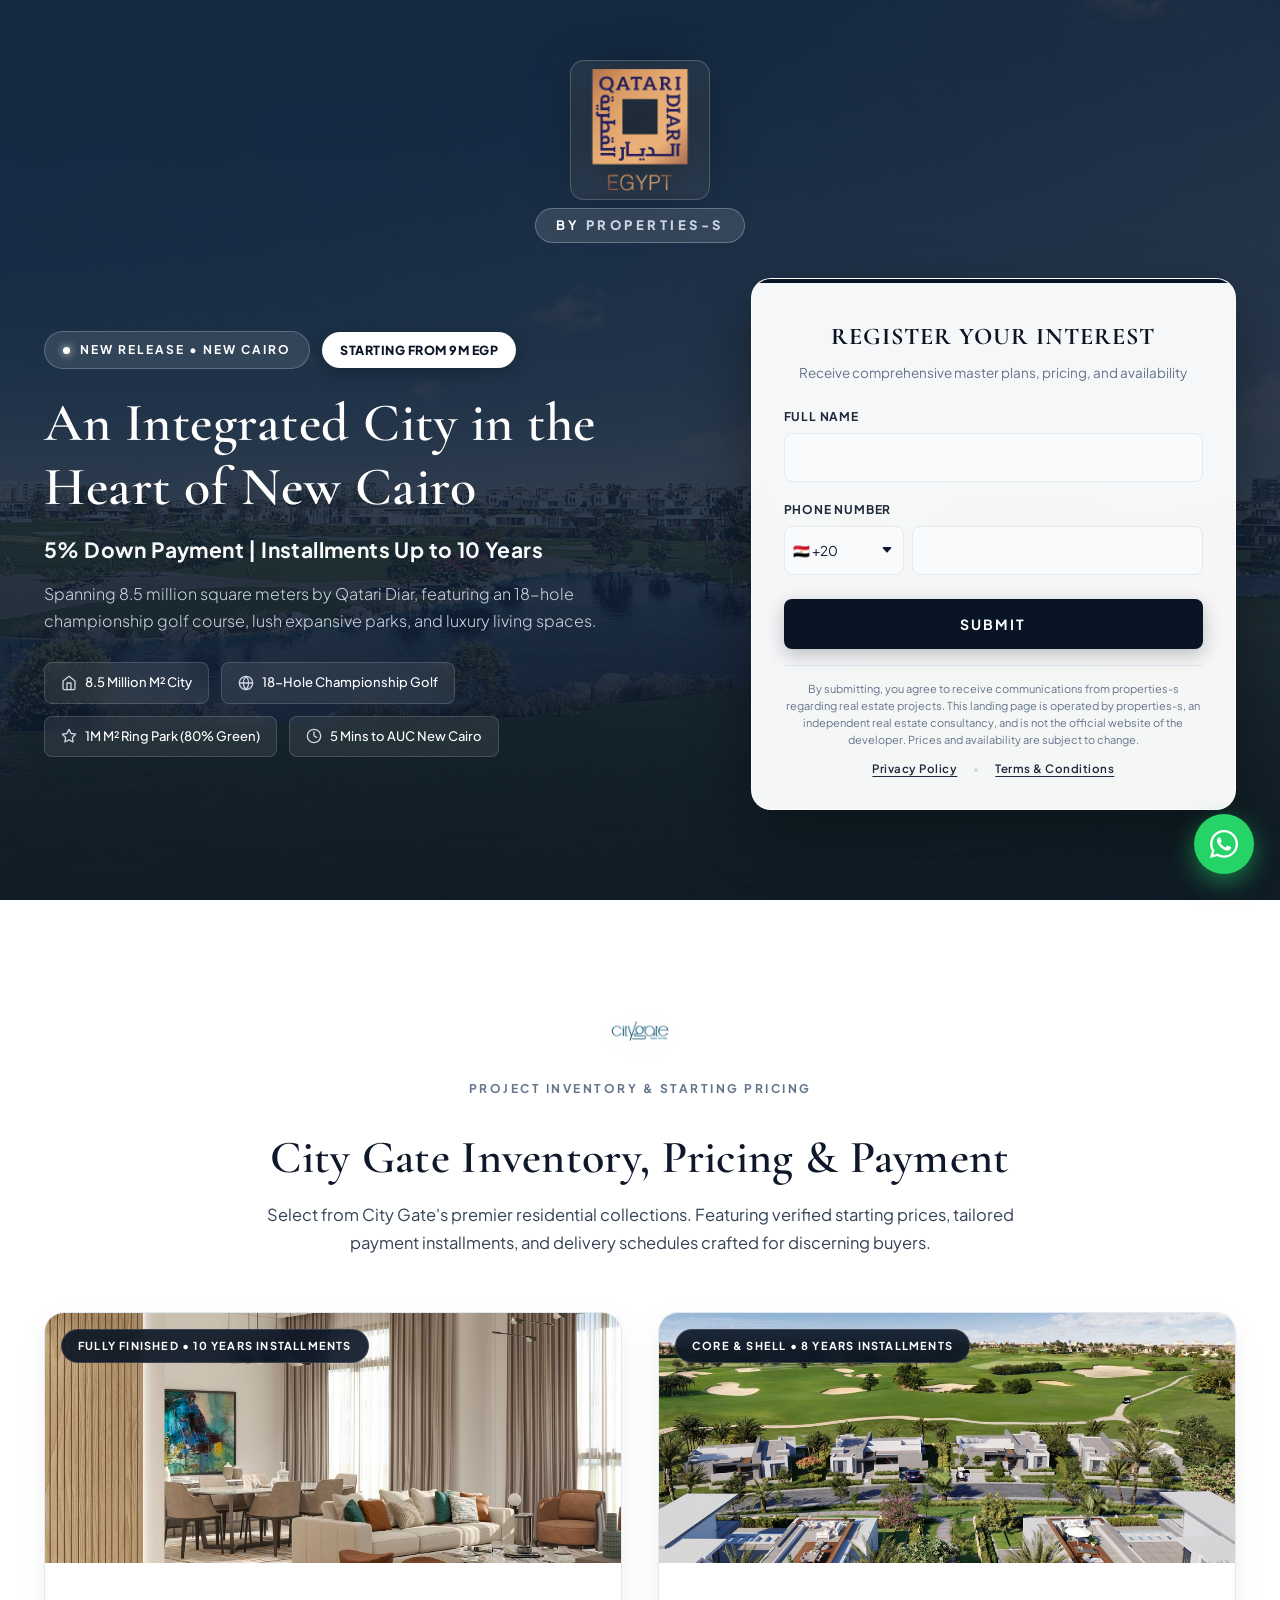
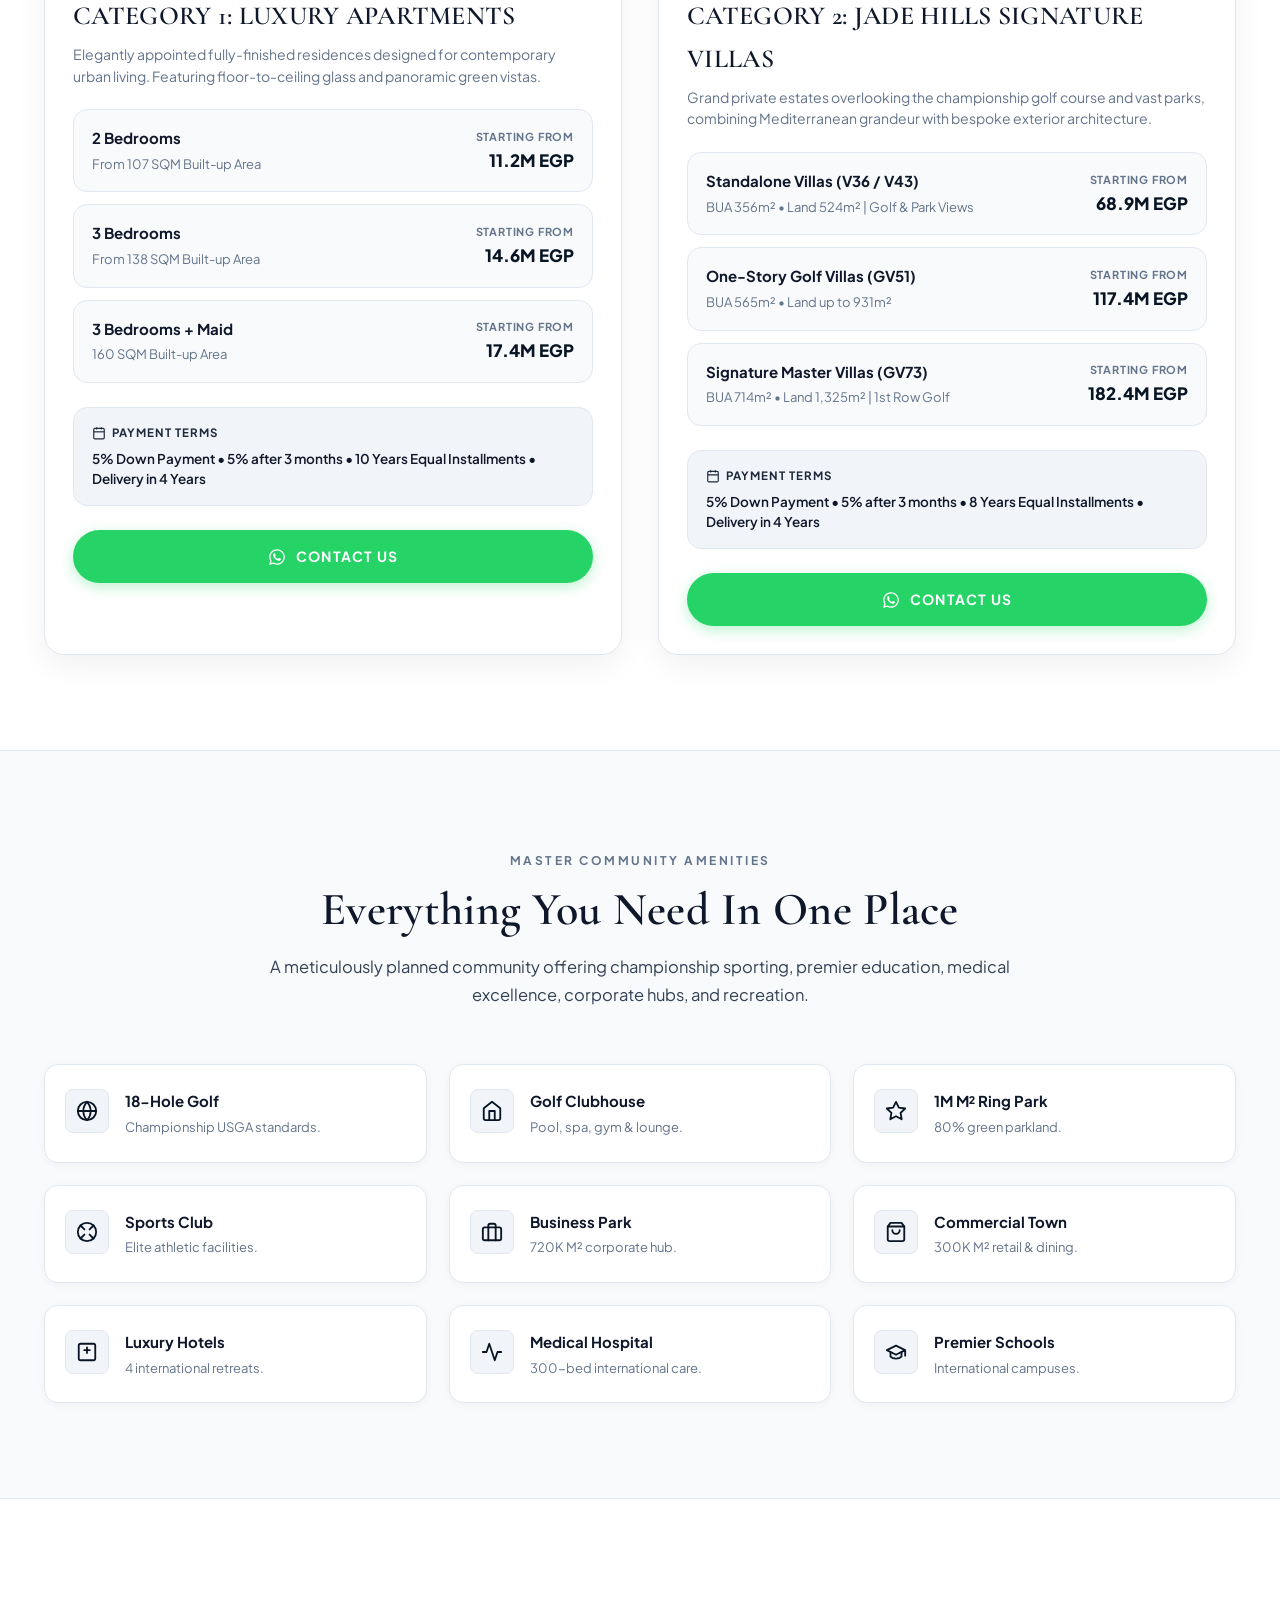
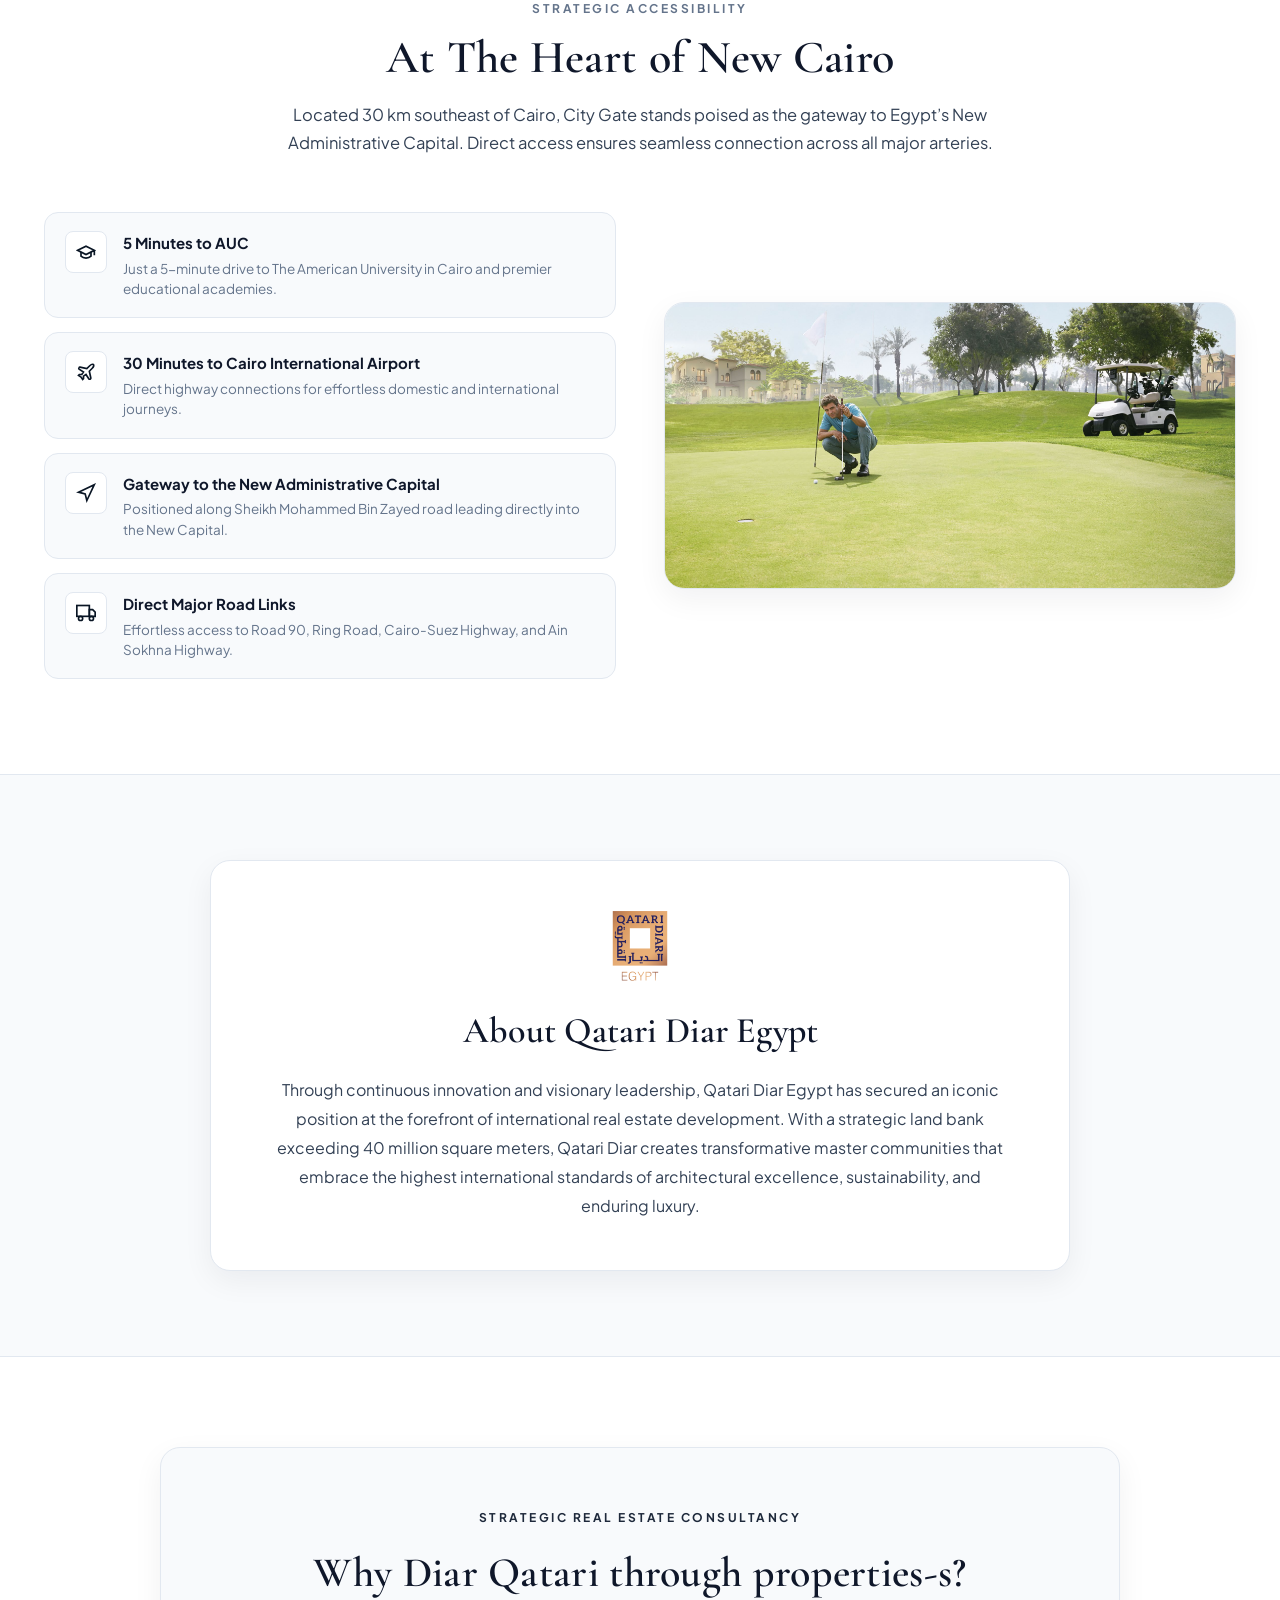
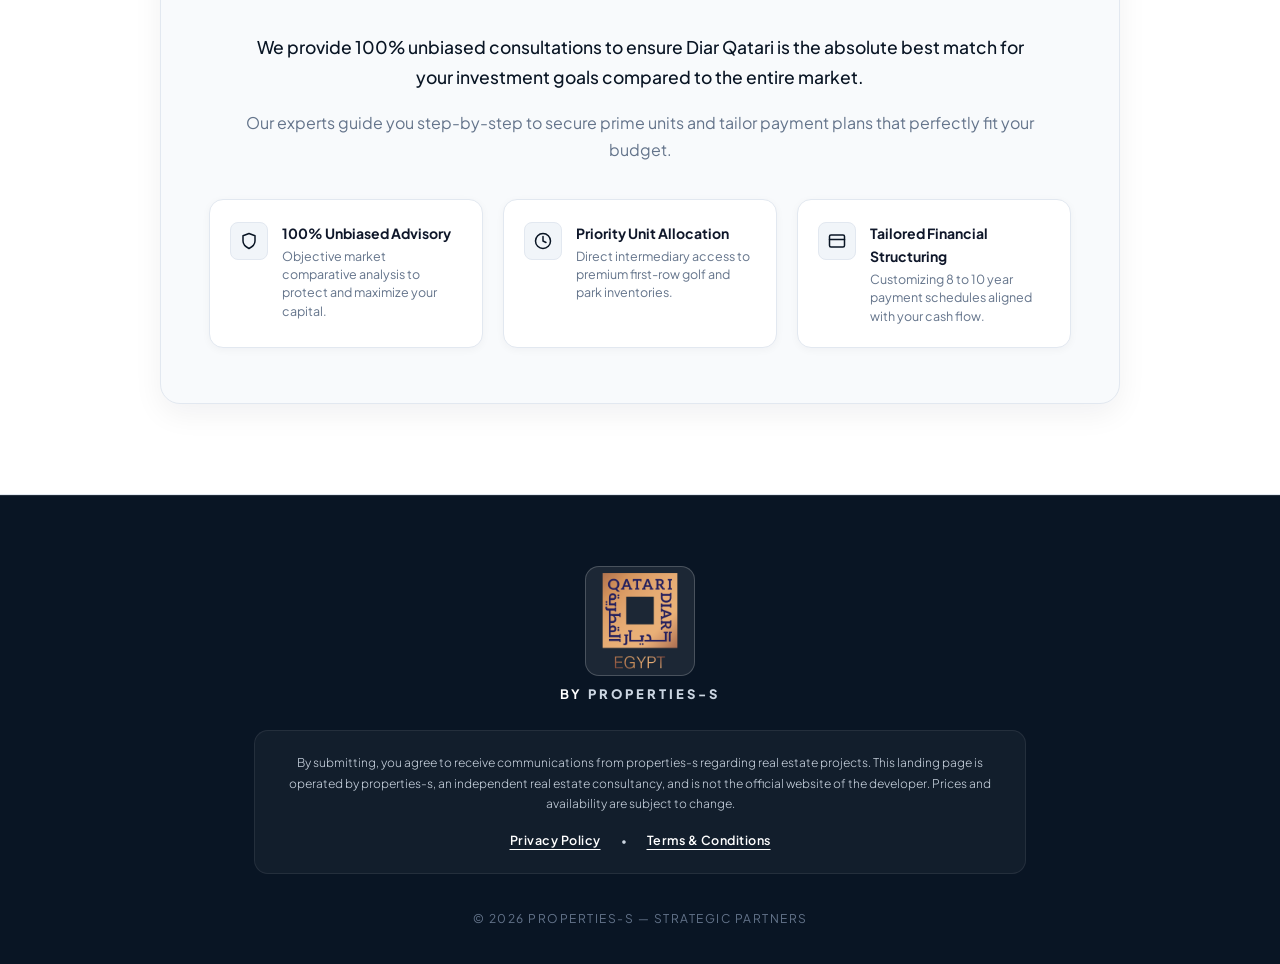
<file: index.html>
<!DOCTYPE html>
<html lang="en">
<head>
  <!-- Google tag (gtag.js) -->
  <script async src="https://www.googletagmanager.com/gtag/js?id=G-9KWPXXF2JB"></script>
  <script>
    window.dataLayer = window.dataLayer || [];
    function gtag(){dataLayer.push(arguments);}
    gtag('js', new Date());

    gtag('config', 'G-9KWPXXF2JB');
  </script>

  <meta charset="UTF-8">
  <meta name="viewport" content="width=device-width, initial-scale=1.0">
  <title>City Gate New Cairo — Qatari Diar | By properties-s</title>
  <meta name="description" content="City Gate New Cairo by Qatari Diar. Ultra-luxurious master community with championship golf, standalone villas, and luxury apartments. Presented by properties-s.">
  <meta name="keywords" content="City Gate New Cairo, Qatari Diar Egypt, properties-s, luxury apartments, Jade Hills villas, golf community, new cairo real estate">
  <meta name="theme-color" content="#091524">

  <!-- Open Graph / Meta -->
  <meta property="og:title" content="City Gate New Cairo — Qatari Diar | By properties-s">
  <meta property="og:description" content="Official inventory and pricing for City Gate New Cairo: Luxury Apartments (Fully Finished) &amp; Jade Hills Signature Villas (Core &amp; Shell).">
  <meta property="og:type" content="website">
  <meta property="og:image" content="assets/images/hero-masterview.jpg">

  <!-- Google Fonts: Editorial Serif (Cormorant Garamond & Cinzel) + Clean Sans-serif (Plus Jakarta Sans) -->
  <link rel="preconnect" href="https://fonts.googleapis.com">
  <link rel="preconnect" href="https://fonts.gstatic.com" crossorigin>
  <link href="https://fonts.googleapis.com/css2?family=Cinzel:wght@500;600;700&family=Cormorant+Garamond:wght@400;500;600;700&family=Plus+Jakarta+Sans:wght@300;400;500;600;700;800&display=swap" rel="stylesheet">

  <!-- Main Stylesheet -->
  <link rel="stylesheet" href="assets/css/style.css">
</head>
<body>

  <!-- ==========================================================================
       HERO SECTION (OFFICIAL QATARI DIAR LOGO XL, NO NAVBAR, CLEAN FORM)
       ========================================================================== -->
  <section class="hero-section" id="hero">
    <div class="hero-overlay"></div>
    <div class="container hero-content">

      <!-- LOGOS & BRANDING: OFFICIAL QATARI DIAR LOGO (SIZE XL) + 'BY PROPERTIES-S' -->
      <div class="hero-top-branding">
        <img src="assets/images/qatari-diar-official.png" alt="Qatari Diar Egypt Official Logo" class="hero-logo-xl" width="140" height="140" fetchpriority="high">
        <div class="hero-sub-branding">By <span>properties-s</span></div>
      </div>

      <div class="hero-grid">
        <!-- Hero Left Column: Editorial & Value Proposition -->
        <div class="hero-text-block">
          <div class="hero-badge-group">
            <div class="developer-badge">
              <span class="dot"></span>
              NEW RELEASE &bull; NEW CAIRO
            </div>
            <div class="hero-price-badge">
              Starting from 9M EGP
            </div>
          </div>

          <h1 class="hero-title">
            An Integrated City in the Heart of New Cairo
          </h1>

          <p class="hero-subtitle">
            5% Down Payment | Installments Up to 10 Years
          </p>

          <p class="hero-desc">
            Spanning 8.5 million square meters by Qatari Diar, featuring an 18-hole championship golf course, lush expansive parks, and luxury living spaces.
          </p>

          <div class="hero-pills">
            <div class="pill-item">
              <svg viewBox="0 0 24 24" fill="none" stroke="currentColor" stroke-width="2" stroke-linecap="round" stroke-linejoin="round"><path d="M3 9l9-7 9 7v11a2 2 0 0 1-2 2H5a2 2 0 0 1-2-2z"></path><polyline points="9 22 9 12 15 12 15 22"></polyline></svg>
              8.5 Million M² City
            </div>
            <div class="pill-item">
              <svg viewBox="0 0 24 24" fill="none" stroke="currentColor" stroke-width="2" stroke-linecap="round" stroke-linejoin="round"><circle cx="12" cy="12" r="10"></circle><path d="M12 2a14.5 14.5 0 0 0 0 20 14.5 14.5 0 0 0 0-20"></path><path d="M2 12h20"></path></svg>
              18-Hole Championship Golf
            </div>
            <div class="pill-item">
              <svg viewBox="0 0 24 24" fill="none" stroke="currentColor" stroke-width="2" stroke-linecap="round" stroke-linejoin="round"><polygon points="12 2 15.09 8.26 22 9.27 17 14.14 18.18 21.02 12 17.77 5.82 21.02 7 14.14 2 9.27 8.91 8.26 12 2"></polygon></svg>
              1M M² Ring Park (80% Green)
            </div>
            <div class="pill-item">
              <svg viewBox="0 0 24 24" fill="none" stroke="currentColor" stroke-width="2" stroke-linecap="round" stroke-linejoin="round"><circle cx="12" cy="12" r="10"></circle><polyline points="12 6 12 12 16 14"></polyline></svg>
              5 Mins to AUC New Cairo
            </div>
          </div>
        </div>

        <!-- Hero Right Column: Frosted Glass Lead Capture Form (Name & Phone ONLY) -->
        <div class="lead-form-wrapper" id="register">
          <div class="form-header">
            <h2 class="form-title">REGISTER YOUR INTEREST</h2>
            <p class="form-subtitle">Receive comprehensive master plans, pricing, and availability</p>
          </div>

          <form class="lead-form" id="leadCaptureForm">
            <!-- Full Name Input -->
            <div class="form-group">
              <label for="fullName" class="form-label">Full Name</label>
              <div class="form-input-box">
                <input type="text" id="fullName" name="fullName" class="form-input" required>
              </div>
            </div>

            <!-- Phone Number Input with International Country Code Selector (Defaults to Egypt +20) -->
            <div class="form-group">
              <label for="phoneNumber" class="form-label">Phone Number</label>
              <div class="phone-input-row">
                <select id="countryCode" name="countryCode" class="country-code-select" aria-label="Country Code">
                  <option value="+20" selected>🇪🇬 +20</option>
                  <option value="+966">🇸🇦 +966</option>
                  <option value="+971">🇦🇪 +971</option>
                  <option value="+974">🇶🇦 +974</option>
                  <option value="+965">🇰🇼 +965</option>
                  <option value="+973">🇧🇭 +973</option>
                  <option value="+968">🇴🇲 +968</option>
                  <option value="+44">🇬🇧 +44</option>
                  <option value="+1">🇺🇸 +1</option>
                  <option value="+1">🇨🇦 +1</option>
                  <option value="+49">🇩🇪 +49</option>
                  <option value="+33">🇫🇷 +33</option>
                  <option value="+39">🇮🇹 +39</option>
                  <option value="+962">🇯🇴 +962</option>
                  <option value="+961">🇱🇧 +961</option>
                </select>
                <input type="tel" id="phoneNumber" name="phoneNumber" class="form-input" required>
              </div>
            </div>

            <!-- Submit Button: Solid button stating 'SUBMIT' -->
            <button type="submit" id="submitBtn" class="btn-form-submit">SUBMIT</button>
          </form>

          <!-- Inline Success State (replaces form on success) -->
          <div id="formSuccessState" class="form-success-state" style="display: none;">
            <div class="success-box-inner">
              <h3 class="success-box-title">Thank You!</h3>
              <p class="success-box-desc">Your details have been received. We will be in touch shortly.</p>
            </div>
          </div>

          <!-- Legal Disclaimer Notice (Below Form) -->
          <div class="form-legal-notice">
            By submitting, you agree to receive communications from properties-s regarding real estate projects. This landing page is operated by properties-s, an independent real estate consultancy, and is not the official website of the developer. Prices and availability are subject to change.
          </div>

          <!-- Standalone Clickable Links Centered Below Form (Location A) -->
          <div class="accessibility-links-a">
            <a href="privacy.html" class="legal-routed-link">Privacy Policy</a>
            <span class="accessibility-separator">•</span>
            <a href="terms.html" class="legal-routed-link">Terms &amp; Conditions</a>
          </div>
        </div>
      </div>
    </div>
  </section>

  <!-- ==========================================================================
       SECTION 2: CITY GATE INVENTORY, PRICING & PAYMENT (IMMEDIATELY AFTER HERO)
       ========================================================================== -->
  <section class="section-padding inventory-section" id="inventory">
    <div class="container">
      
      <!-- Section Header with Official City Gate Logo -->
      <div class="section-header">
        <div class="inventory-header-brand">
          <img src="assets/images/citygate-official.png" alt="City Gate New Cairo Official Logo" class="inventory-logo-citygate" width="240" height="66">
          <span class="section-eyebrow">Project Inventory &amp; Starting Pricing</span>
        </div>
        <h2 class="section-title">City Gate Inventory, Pricing &amp; Payment</h2>
        <p class="section-description">
          Select from City Gate's premier residential collections. Featuring verified starting prices, tailored payment installments, and delivery schedules crafted for discerning buyers.
        </p>
      </div>

      <!-- Categories Grid (Sleek Minimalist Cards — Single Centered Column on Mobile) -->
      <div class="inventory-categories-grid">
        
        <!-- ==========================================
             CATEGORY 1: LUXURY APARTMENTS
             ========================================== -->
        <article class="inventory-category-card">
          <div class="category-banner-box">
            <img src="assets/images/apartment-interior.jpg" alt="Luxury Apartments at City Gate New Cairo" loading="lazy" width="600" height="280">
            <div class="category-finishing-badge">FULLY FINISHED &bull; 10 YEARS INSTALLMENTS</div>
          </div>
          <div class="category-body">
            <h3 class="category-title">CATEGORY 1: LUXURY APARTMENTS</h3>
            <p class="category-desc">
              Elegantly appointed fully-finished residences designed for contemporary urban living. Featuring floor-to-ceiling glass and panoramic green vistas.
            </p>

            <!-- Itemized Unit Breakdown List -->
            <div class="unit-breakdown-container">
              <!-- 2 Bedrooms -->
              <div class="unit-breakdown-item">
                <div class="unit-info-left">
                  <div class="unit-name-title">2 Bedrooms</div>
                  <div class="unit-specs-detail">From 107 SQM Built-up Area</div>
                </div>
                <div class="unit-price-right">
                  <div class="unit-price-label">Starting From</div>
                  <div class="unit-price-value">11.2M EGP</div>
                </div>
              </div>

              <!-- 3 Bedrooms -->
              <div class="unit-breakdown-item">
                <div class="unit-info-left">
                  <div class="unit-name-title">3 Bedrooms</div>
                  <div class="unit-specs-detail">From 138 SQM Built-up Area</div>
                </div>
                <div class="unit-price-right">
                  <div class="unit-price-label">Starting From</div>
                  <div class="unit-price-value">14.6M EGP</div>
                </div>
              </div>

              <!-- 3 Bedrooms + Maid -->
              <div class="unit-breakdown-item">
                <div class="unit-info-left">
                  <div class="unit-name-title">3 Bedrooms + Maid</div>
                  <div class="unit-specs-detail">160 SQM Built-up Area</div>
                </div>
                <div class="unit-price-right">
                  <div class="unit-price-label">Starting From</div>
                  <div class="unit-price-value">17.4M EGP</div>
                </div>
              </div>
            </div>

            <!-- Payment Terms Box -->
            <div class="payment-terms-box">
              <div class="payment-terms-title">
                <svg viewBox="0 0 24 24" fill="none" stroke="currentColor" stroke-width="2"><rect x="3" y="4" width="18" height="18" rx="2" ry="2"></rect><line x1="16" y1="2" x2="16" y2="6"></line><line x1="8" y1="2" x2="8" y2="6"></line><line x1="3" y1="10" x2="21" y2="10"></line></svg>
                Payment Terms
              </div>
              <div class="payment-terms-content">
                5% Down Payment &bull; 5% after 3 months &bull; 10 Years Equal Installments &bull; Delivery in 4 Years
              </div>
            </div>

            <!-- WhatsApp Green Button Routing to +201033373331 -->
            <a href="https://wa.me/201033373331?text=Hello%20properties-s,%20I%20am%20inquiring%20about%20Luxury%20Apartments%20at%20City%20Gate%20(Starting%20from%2011.2M%20EGP,%2010%20Years%20Installments).%20Please%20send%20me%20unit%20availability%20and%20payment%20breakdown." class="btn-whatsapp-cta" target="_blank" rel="noopener noreferrer">
              <svg viewBox="0 0 448 512" aria-hidden="true"><path d="M380.9 97.1C339 55.1 283.2 32 223.9 32c-122.4 0-222 99.6-222 222 0 39.1 10.2 77.3 29.6 111L0 480l117.7-30.9c32.4 17.7 68.9 27 106.1 27h.1c122.3 0 224.1-99.6 224.1-222 0-59.3-25.2-115-67.1-157zm-157 341.6c-33.2 0-65.7-8.9-94-25.7l-6.7-4-69.8 18.3L72 359.2l-4.4-7c-18.5-29.4-28.2-63.3-28.2-98.2 0-101.7 82.8-184.5 184.6-184.5 49.3 0 95.6 19.2 130.4 54.1 34.8 34.9 56.2 81.2 56.1 130.5 0 101.8-84.9 184.6-186.6 184.6zm101.2-138.2c-5.5-2.8-32.8-16.2-37.9-18-5.1-1.9-8.8-2.8-12.5 2.8-3.7 5.6-14.3 18-17.6 21.8-3.2 3.7-6.5 4.2-12 1.4-32.6-16.3-54-29.1-75.5-66-5.7-9.8 5.7-9.1 16.3-30.3 1.8-3.7.9-6.9-.5-9.7-1.4-2.8-12.5-30.1-17.1-41.2-4.5-10.8-9.1-9.3-12.5-9.5-3.2-.2-6.9-.2-10.6-.2-3.7 0-9.7 1.4-14.8 6.9-5.1 5.6-19.4 19-19.4 46.3 0 27.3 19.9 53.7 22.6 57.4 2.8 3.7 39.1 59.7 94.8 83.8 35.2 15.2 49 16.5 66.6 13.9 10.7-1.6 32.8-13.4 37.4-26.4 4.6-13 4.6-24.1 3.2-26.4-1.3-2.5-5-3.9-10.5-6.6z"/></svg>
              CONTACT US
            </a>
          </div>
        </article>

        <!-- ==========================================
             CATEGORY 2: JADE HILLS SIGNATURE VILLAS
             ========================================== -->
        <article class="inventory-category-card">
          <div class="category-banner-box">
            <img src="assets/images/villas-exterior.jpg" alt="Jade Hills Signature Villas at City Gate New Cairo" loading="lazy" width="600" height="280">
            <div class="category-finishing-badge">CORE &amp; SHELL &bull; 8 YEARS INSTALLMENTS</div>
          </div>
          <div class="category-body">
            <h3 class="category-title">CATEGORY 2: JADE HILLS SIGNATURE VILLAS</h3>
            <p class="category-desc">
              Grand private estates overlooking the championship golf course and vast parks, combining Mediterranean grandeur with bespoke exterior architecture.
            </p>

            <!-- Itemized Unit Breakdown List -->
            <div class="unit-breakdown-container">
              <!-- Standalone Villas (V36 / V43) -->
              <div class="unit-breakdown-item">
                <div class="unit-info-left">
                  <div class="unit-name-title">Standalone Villas (V36 / V43)</div>
                  <div class="unit-specs-detail">BUA 356m² &bull; Land 524m² | Golf &amp; Park Views</div>
                </div>
                <div class="unit-price-right">
                  <div class="unit-price-label">Starting From</div>
                  <div class="unit-price-value">68.9M EGP</div>
                </div>
              </div>

              <!-- One-Story Golf Villas (GV51) -->
              <div class="unit-breakdown-item">
                <div class="unit-info-left">
                  <div class="unit-name-title">One-Story Golf Villas (GV51)</div>
                  <div class="unit-specs-detail">BUA 565m² &bull; Land up to 931m²</div>
                </div>
                <div class="unit-price-right">
                  <div class="unit-price-label">Starting From</div>
                  <div class="unit-price-value">117.4M EGP</div>
                </div>
              </div>

              <!-- Signature Master Villas (GV73) -->
              <div class="unit-breakdown-item">
                <div class="unit-info-left">
                  <div class="unit-name-title">Signature Master Villas (GV73)</div>
                  <div class="unit-specs-detail">BUA 714m² &bull; Land 1,325m² | 1st Row Golf</div>
                </div>
                <div class="unit-price-right">
                  <div class="unit-price-label">Starting From</div>
                  <div class="unit-price-value">182.4M EGP</div>
                </div>
              </div>
            </div>

            <!-- Payment Terms Box -->
            <div class="payment-terms-box">
              <div class="payment-terms-title">
                <svg viewBox="0 0 24 24" fill="none" stroke="currentColor" stroke-width="2"><rect x="3" y="4" width="18" height="18" rx="2" ry="2"></rect><line x1="16" y1="2" x2="16" y2="6"></line><line x1="8" y1="2" x2="8" y2="6"></line><line x1="3" y1="10" x2="21" y2="10"></line></svg>
                Payment Terms
              </div>
              <div class="payment-terms-content">
                5% Down Payment &bull; 5% after 3 months &bull; 8 Years Equal Installments &bull; Delivery in 4 Years
              </div>
            </div>

            <!-- WhatsApp Green Button Routing to +201033373331 -->
            <a href="https://wa.me/201033373331?text=Hello%20properties-s,%20I%20am%20inquiring%20about%20Jade%20Hills%20Signature%20Villas%20at%20City%20Gate%20(Starting%20from%2068.9M%20EGP,%208%20Years%20Installments).%20Please%20send%20me%20villa%20options%20and%20payment%20plans." class="btn-whatsapp-cta" target="_blank" rel="noopener noreferrer">
              <svg viewBox="0 0 448 512" aria-hidden="true"><path d="M380.9 97.1C339 55.1 283.2 32 223.9 32c-122.4 0-222 99.6-222 222 0 39.1 10.2 77.3 29.6 111L0 480l117.7-30.9c32.4 17.7 68.9 27 106.1 27h.1c122.3 0 224.1-99.6 224.1-222 0-59.3-25.2-115-67.1-157zm-157 341.6c-33.2 0-65.7-8.9-94-25.7l-6.7-4-69.8 18.3L72 359.2l-4.4-7c-18.5-29.4-28.2-63.3-28.2-98.2 0-101.7 82.8-184.5 184.6-184.5 49.3 0 95.6 19.2 130.4 54.1 34.8 34.9 56.2 81.2 56.1 130.5 0 101.8-84.9 184.6-186.6 184.6zm101.2-138.2c-5.5-2.8-32.8-16.2-37.9-18-5.1-1.9-8.8-2.8-12.5 2.8-3.7 5.6-14.3 18-17.6 21.8-3.2 3.7-6.5 4.2-12 1.4-32.6-16.3-54-29.1-75.5-66-5.7-9.8 5.7-9.1 16.3-30.3 1.8-3.7.9-6.9-.5-9.7-1.4-2.8-12.5-30.1-17.1-41.2-4.5-10.8-9.1-9.3-12.5-9.5-3.2-.2-6.9-.2-10.6-.2-3.7 0-9.7 1.4-14.8 6.9-5.1 5.6-19.4 19-19.4 46.3 0 27.3 19.9 53.7 22.6 57.4 2.8 3.7 39.1 59.7 94.8 83.8 35.2 15.2 49 16.5 66.6 13.9 10.7-1.6 32.8-13.4 37.4-26.4 4.6-13 4.6-24.1 3.2-26.4-1.3-2.5-5-3.9-10.5-6.6z"/></svg>
              CONTACT US
            </a>
          </div>
        </article>
      </div>
    </div>
  </section>

  <!-- ==========================================================================
       SECTION 3: AMENITIES (CLEAN, COMPACT ICON GRID — ZERO WHATSAPP BUTTONS)
       ========================================================================== -->
  <section class="section-padding amenities-section" id="amenities">
    <div class="container">
      <div class="section-header">
        <span class="section-eyebrow">Master Community Amenities</span>
        <h2 class="section-title">Everything You Need In One Place</h2>
        <p class="section-description">
          A meticulously planned community offering championship sporting, premier education, medical excellence, corporate hubs, and recreation.
        </p>
      </div>

      <!-- Compact Space-Efficient Icon Grid -->
      <div class="amenities-compact-grid">
        <!-- 1. 18-Hole Golf -->
        <div class="amenity-compact-card">
          <div class="amenity-icon-box">
            <svg viewBox="0 0 24 24" fill="none" stroke="currentColor" stroke-width="2" stroke-linecap="round" stroke-linejoin="round"><circle cx="12" cy="12" r="10"></circle><path d="M12 2a14.5 14.5 0 0 0 0 20 14.5 14.5 0 0 0 0-20"></path><path d="M2 12h20"></path></svg>
          </div>
          <div class="amenity-info">
            <h3>18-Hole Golf</h3>
            <p>Championship USGA standards.</p>
          </div>
        </div>

        <!-- 2. Golf Clubhouse -->
        <div class="amenity-compact-card">
          <div class="amenity-icon-box">
            <svg viewBox="0 0 24 24" fill="none" stroke="currentColor" stroke-width="2" stroke-linecap="round" stroke-linejoin="round"><path d="M3 9l9-7 9 7v11a2 2 0 0 1-2 2H5a2 2 0 0 1-2-2z"></path><polyline points="9 22 9 12 15 12 15 22"></polyline></svg>
          </div>
          <div class="amenity-info">
            <h3>Golf Clubhouse</h3>
            <p>Pool, spa, gym &amp; lounge.</p>
          </div>
        </div>

        <!-- 3. Ring Park -->
        <div class="amenity-compact-card">
          <div class="amenity-icon-box">
            <svg viewBox="0 0 24 24" fill="none" stroke="currentColor" stroke-width="2" stroke-linecap="round" stroke-linejoin="round"><polygon points="12 2 15.09 8.26 22 9.27 17 14.14 18.18 21.02 12 17.77 5.82 21.02 7 14.14 2 9.27 8.91 8.26 12 2"></polygon></svg>
          </div>
          <div class="amenity-info">
            <h3>1M M² Ring Park</h3>
            <p>80% green parkland.</p>
          </div>
        </div>

        <!-- 4. Sports Club -->
        <div class="amenity-compact-card">
          <div class="amenity-icon-box">
            <svg viewBox="0 0 24 24" fill="none" stroke="currentColor" stroke-width="2" stroke-linecap="round" stroke-linejoin="round"><circle cx="12" cy="12" r="10"></circle><path d="m4.93 4.93 4.24 4.24"></path><path d="m14.83 9.17 4.24-4.24"></path><path d="m14.83 14.83 4.24 4.24"></path><path d="m9.17 14.83-4.24 4.24"></path></svg>
          </div>
          <div class="amenity-info">
            <h3>Sports Club</h3>
            <p>Elite athletic facilities.</p>
          </div>
        </div>

        <!-- 5. Business Park -->
        <div class="amenity-compact-card">
          <div class="amenity-icon-box">
            <svg viewBox="0 0 24 24" fill="none" stroke="currentColor" stroke-width="2" stroke-linecap="round" stroke-linejoin="round"><rect x="2" y="7" width="20" height="14" rx="2" ry="2"></rect><path d="M16 21V5a2 2 0 0 0-2-2h-4a2 2 0 0 0-2 2v16"></path></svg>
          </div>
          <div class="amenity-info">
            <h3>Business Park</h3>
            <p>720K M² corporate hub.</p>
          </div>
        </div>

        <!-- 6. Commercial Town -->
        <div class="amenity-compact-card">
          <div class="amenity-icon-box">
            <svg viewBox="0 0 24 24" fill="none" stroke="currentColor" stroke-width="2" stroke-linecap="round" stroke-linejoin="round"><path d="M6 2 3 6v14a2 2 0 0 0 2 2h14a2 2 0 0 0 2-2V6l-3-4Z"></path><path d="M3 6h18"></path><path d="M16 10a4 4 0 0 1-8 0"></path></svg>
          </div>
          <div class="amenity-info">
            <h3>Commercial Town</h3>
            <p>300K M² retail &amp; dining.</p>
          </div>
        </div>

        <!-- 7. International Hotels -->
        <div class="amenity-compact-card">
          <div class="amenity-icon-box">
            <svg viewBox="0 0 24 24" fill="none" stroke="currentColor" stroke-width="2" stroke-linecap="round" stroke-linejoin="round"><path d="M19 21H5a2 2 0 0 1-2-2V5a2 2 0 0 1 2-2h14a2 2 0 0 1 2 2v14a2 2 0 0 1-2 2z"></path><path d="M9 10h6"></path><path d="M12 7v6"></path></svg>
          </div>
          <div class="amenity-info">
            <h3>Luxury Hotels</h3>
            <p>4 international retreats.</p>
          </div>
        </div>

        <!-- 8. Medical Town -->
        <div class="amenity-compact-card">
          <div class="amenity-icon-box">
            <svg viewBox="0 0 24 24" fill="none" stroke="currentColor" stroke-width="2" stroke-linecap="round" stroke-linejoin="round"><path d="M22 12h-4l-3 9L9 3l-3 9H2"></path></svg>
          </div>
          <div class="amenity-info">
            <h3>Medical Hospital</h3>
            <p>300-bed international care.</p>
          </div>
        </div>

        <!-- 9. International Schools -->
        <div class="amenity-compact-card">
          <div class="amenity-icon-box">
            <svg viewBox="0 0 24 24" fill="none" stroke="currentColor" stroke-width="2" stroke-linecap="round" stroke-linejoin="round"><path d="M22 10v6M2 10l10-5 10 5-10 5z"></path><path d="M6 12v5c3 3 9 3 12 0v-5"></path></svg>
          </div>
          <div class="amenity-info">
            <h3>Premier Schools</h3>
            <p>International campuses.</p>
          </div>
        </div>
      </div>
      <!-- Zero WhatsApp buttons in amenities section as requested -->
    </div>
  </section>

  <!-- ==========================================================================
       SECTION 4: STRATEGIC LOCATION (IMAGE TEXT OVERLAY REMOVED)
       ========================================================================== -->
  <section class="section-padding location-section" id="location">
    <div class="container">
      <div class="section-header">
        <span class="section-eyebrow">Strategic Accessibility</span>
        <h2 class="section-title">At The Heart of New Cairo</h2>
        <p class="section-description">
          Located 30 km southeast of Cairo, City Gate stands poised as the gateway to Egypt’s New Administrative Capital. Direct access ensures seamless connection across all major arteries.
        </p>
      </div>

      <div class="location-grid">
        <!-- Content Points -->
        <div class="location-points-list">
          <div class="location-point-item">
            <div class="loc-icon-box">
              <svg width="20" height="20" viewBox="0 0 24 24" fill="none" stroke="currentColor" stroke-width="2"><path d="M22 10v6M2 10l10-5 10 5-10 5z"/><path d="M6 12v5c3 3 9 3 12 0v-5"/></svg>
            </div>
            <div class="loc-point-info">
              <h4>5 Minutes to AUC</h4>
              <p>Just a 5-minute drive to The American University in Cairo and premier educational academies.</p>
            </div>
          </div>

          <div class="location-point-item">
            <div class="loc-icon-box">
              <svg width="20" height="20" viewBox="0 0 24 24" fill="none" stroke="currentColor" stroke-width="2"><path d="M17.8 19.2 16 11l3.5-3.5C21 6 21.5 4 21 3c-1-.5-3 0-4.5 1.5L13 8 4.8 6.2c-.5-.1-.9.1-1.1.5l-.3.5c-.2.5-.1 1 .3 1.3L9 12l-2 3H4l-1 1 3 2 2 3 1-1v-3l3-2 3.5 5.3c.3.4.8.5 1.3.3l.5-.2c.4-.3.6-.7.5-1.2z"/></svg>
            </div>
            <div class="loc-point-info">
              <h4>30 Minutes to Cairo International Airport</h4>
              <p>Direct highway connections for effortless domestic and international journeys.</p>
            </div>
          </div>

          <div class="location-point-item">
            <div class="loc-icon-box">
              <svg width="20" height="20" viewBox="0 0 24 24" fill="none" stroke="currentColor" stroke-width="2"><polygon points="3 11 22 2 13 21 11 13 3 11"/></svg>
            </div>
            <div class="loc-point-info">
              <h4>Gateway to the New Administrative Capital</h4>
              <p>Positioned along Sheikh Mohammed Bin Zayed road leading directly into the New Capital.</p>
            </div>
          </div>

          <div class="location-point-item">
            <div class="loc-icon-box">
              <svg width="20" height="20" viewBox="0 0 24 24" fill="none" stroke="currentColor" stroke-width="2"><rect x="1" y="3" width="15" height="13"></rect><polygon points="16 8 20 8 23 11 23 16 16 16 16 8"></polygon><circle cx="5.5" cy="18.5" r="2.5"></circle><circle cx="18.5" cy="18.5" r="2.5"></circle></svg>
            </div>
            <div class="loc-point-info">
              <h4>Direct Major Road Links</h4>
              <p>Effortless access to Road 90, Ring Road, Cairo-Suez Highway, and Ain Sokhna Highway.</p>
            </div>
          </div>
        </div>

        <!-- Visual Card (Text Overlay Completely Removed as Instructed) -->
        <div class="location-visual-card">
          <img src="assets/images/golf-championship.jpg" alt="City Gate New Cairo Golf Setting" loading="lazy" width="600" height="400">
        </div>
      </div>
    </div>
  </section>

  <!-- ==========================================================================
       SECTION 5: ABOUT DEVELOPER (QATARI DIAR EGYPT - CLEANED UP)
       ========================================================================== -->
  <section class="developer-section" id="about">
    <div class="container">
      <div class="dev-box">
        <div class="dev-logo-wrap">
          <img src="assets/images/qatari-diar-official.png" alt="Qatari Diar Egypt Official Logo" width="160" height="160" loading="lazy">
        </div>
        <h2 class="dev-title">About Qatari Diar Egypt</h2>
        <p class="dev-desc">
          Through continuous innovation and visionary leadership, Qatari Diar Egypt has secured an iconic position at the forefront of international real estate development. With a strategic land bank exceeding 40 million square meters, Qatari Diar creates transformative master communities that embrace the highest international standards of architectural excellence, sustainability, and enduring luxury.
        </p>
      </div>
    </div>
  </section>

  <!-- ==========================================================================
       SECTION 6: WHY DIAR QATARI THROUGH PROPERTIES-S? (NEW SECTION BEFORE FOOTER)
       ========================================================================== -->
  <section class="why-advisory-section" id="why-us">
    <div class="container">
      <div class="why-advisory-box">
        <span class="why-advisory-eyebrow">Strategic Real Estate Consultancy</span>
        <h2 class="why-advisory-title">Why Diar Qatari through properties-s?</h2>
        
        <div class="why-advisory-text-block">
          <p class="why-advisory-lead">
            We provide 100% unbiased consultations to ensure Diar Qatari is the absolute best match for your investment goals compared to the entire market.
          </p>
          <p class="why-advisory-sub">
            Our experts guide you step-by-step to secure prime units and tailor payment plans that perfectly fit your budget.
          </p>
        </div>

        <div class="why-pillars-grid">
          <div class="why-pillar-item">
            <div class="why-pillar-icon">
              <svg viewBox="0 0 24 24" fill="none" stroke="currentColor" stroke-width="2" stroke-linecap="round" stroke-linejoin="round"><path d="M12 22s8-4 8-10V5l-8-3-8 3v7c0 6 8 10 8 10z"></path></svg>
            </div>
            <div class="why-pillar-text">
              <h4>100% Unbiased Advisory</h4>
              <p>Objective market comparative analysis to protect and maximize your capital.</p>
            </div>
          </div>

          <div class="why-pillar-item">
            <div class="why-pillar-icon">
              <svg viewBox="0 0 24 24" fill="none" stroke="currentColor" stroke-width="2" stroke-linecap="round" stroke-linejoin="round"><circle cx="12" cy="12" r="10"></circle><polyline points="12 6 12 12 16 14"></polyline></svg>
            </div>
            <div class="why-pillar-text">
              <h4>Priority Unit Allocation</h4>
              <p>Direct intermediary access to premium first-row golf and park inventories.</p>
            </div>
          </div>

          <div class="why-pillar-item">
            <div class="why-pillar-icon">
              <svg viewBox="0 0 24 24" fill="none" stroke="currentColor" stroke-width="2" stroke-linecap="round" stroke-linejoin="round"><rect x="2" y="4" width="20" height="16" rx="2"></rect><line x1="2" y1="10" x2="22" y2="10"></line></svg>
            </div>
            <div class="why-pillar-text">
              <h4>Tailored Financial Structuring</h4>
              <p>Customizing 8 to 10 year payment schedules aligned with your cash flow.</p>
            </div>
          </div>
        </div>
      </div>
    </div>
  </section>

  <!-- ==========================================================================
       FOOTER SECTION (OFFICIAL QATARI DIAR LOGO, ZERO PHONE/WA LABELS, LEGAL NOTICE)
       ========================================================================== -->
  <footer class="site-footer">
    <div class="container footer-inner">
      <!-- Centered Official Qatari Diar Logo + 'By properties-s' -->
      <div class="footer-branding">
        <img src="assets/images/qatari-diar-official.png" alt="Qatari Diar Egypt Official Logo" class="footer-logo" width="120" height="120" loading="lazy">
        <div class="footer-sub-branding">By <span>properties-s</span></div>
      </div>

      <!-- Mandatory Legal Disclaimer Notice -->
      <div class="footer-disclaimer-box">
        <p class="disclaimer-text">
          By submitting, you agree to receive communications from properties-s regarding real estate projects. This landing page is operated by properties-s, an independent real estate consultancy, and is not the official website of the developer. Prices and availability are subject to change.
        </p>

        <!-- Centered Links to Standalone Routed Legal Pages -->
        <div class="footer-legal-links">
          <a href="privacy.html" class="footer-legal-link">Privacy Policy</a>
          <span class="accessibility-separator">•</span>
          <a href="terms.html" class="footer-legal-link">Terms &amp; Conditions</a>
        </div>
      </div>

      <!-- Mandatory Footer Signature (Zero Phone / WhatsApp Labels) -->
      <div class="footer-signature">
        &copy; 2026 properties-s &mdash; Strategic Partners
      </div>
    </div>
  </footer>

  <!-- ==========================================================================
       FLOATING WHATSAPP BUTTON (ICON-ONLY ROUND GREEN CIRCLE #25D366)
       ========================================================================== -->
  <a href="https://wa.me/201033373331?text=Hello%20properties-s,%20I%20am%20inquiring%20about%20City%20Gate%20New%20Cairo%20by%20Qatari%20Diar.%20Please%20provide%20me%20with%20master%20plans,%20pricing,%20and%20availability." class="floating-whatsapp" target="_blank" rel="noopener noreferrer" aria-label="Direct WhatsApp Contact">
    <svg viewBox="0 0 448 512" aria-hidden="true"><path d="M380.9 97.1C339 55.1 283.2 32 223.9 32c-122.4 0-222 99.6-222 222 0 39.1 10.2 77.3 29.6 111L0 480l117.7-30.9c32.4 17.7 68.9 27 106.1 27h.1c122.3 0 224.1-99.6 224.1-222 0-59.3-25.2-115-67.1-157zm-157 341.6c-33.2 0-65.7-8.9-94-25.7l-6.7-4-69.8 18.3L72 359.2l-4.4-7c-18.5-29.4-28.2-63.3-28.2-98.2 0-101.7 82.8-184.5 184.6-184.5 49.3 0 95.6 19.2 130.4 54.1 34.8 34.9 56.2 81.2 56.1 130.5 0 101.8-84.9 184.6-186.6 184.6zm101.2-138.2c-5.5-2.8-32.8-16.2-37.9-18-5.1-1.9-8.8-2.8-12.5 2.8-3.7 5.6-14.3 18-17.6 21.8-3.2 3.7-6.5 4.2-12 1.4-32.6-16.3-54-29.1-75.5-66-5.7-9.8 5.7-9.1 16.3-30.3 1.8-3.7.9-6.9-.5-9.7-1.4-2.8-12.5-30.1-17.1-41.2-4.5-10.8-9.1-9.3-12.5-9.5-3.2-.2-6.9-.2-10.6-.2-3.7 0-9.7 1.4-14.8 6.9-5.1 5.6-19.4 19-19.4 46.3 0 27.3 19.9 53.7 22.6 57.4 2.8 3.7 39.1 59.7 94.8 83.8 35.2 15.2 49 16.5 66.6 13.9 10.7-1.6 32.8-13.4 37.4-26.4 4.6-13 4.6-24.1 3.2-26.4-1.3-2.5-5-3.9-10.5-6.6z"/></svg>
  </a>

  <!-- ==========================================================================
       SUCCESS MODAL NOTIFICATION
       ========================================================================== -->
  <div class="modal-backdrop" id="successModal" role="dialog" aria-modal="true" aria-labelledby="modalTitle">
    <div class="modal-box">
      <div class="modal-icon">
        <svg width="34" height="34" viewBox="0 0 24 24" fill="none" stroke="currentColor" stroke-width="2.5" stroke-linecap="round" stroke-linejoin="round"><path d="M22 11.08V12a10 10 0 1 1-5.93-9.14"></path><polyline points="22 4 12 14.01 9 11.01"></polyline></svg>
      </div>
      <h3 class="modal-title" id="modalTitle">Inquiry Received</h3>
      <p class="modal-text">
        Thank you <strong id="modalLeadName" style="color: #0f172a;"></strong>! Your registration has been securely dispatched to our senior consultancy team at properties-s. A property advisor will contact you shortly with full brochures and availability.
      </p>
      <div class="modal-actions">
        <button type="button" class="btn-modal-close" id="modalCloseBtn">Close Window</button>
      </div>
    </div>
  </div>

  <!-- Main JavaScript Logic -->
  <script src="assets/js/main.js"></script>
</body>
</html>
</file>
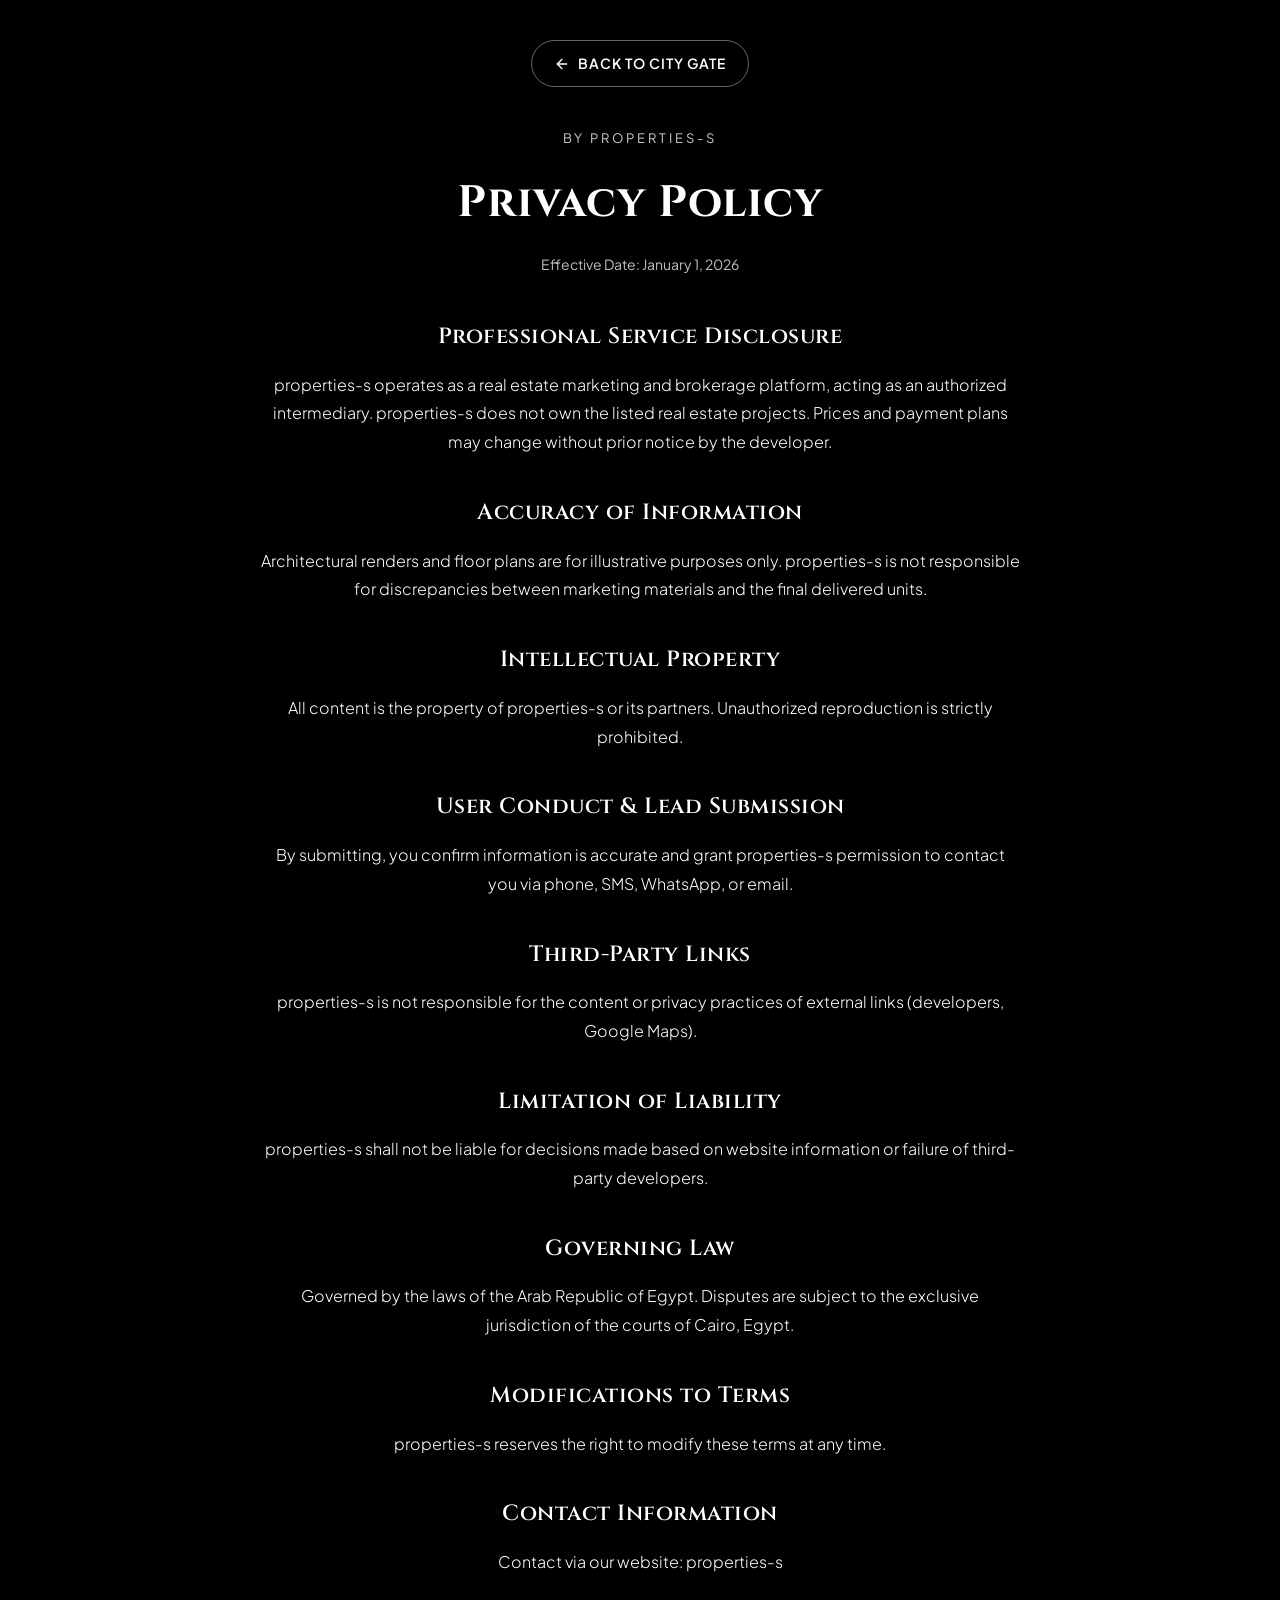
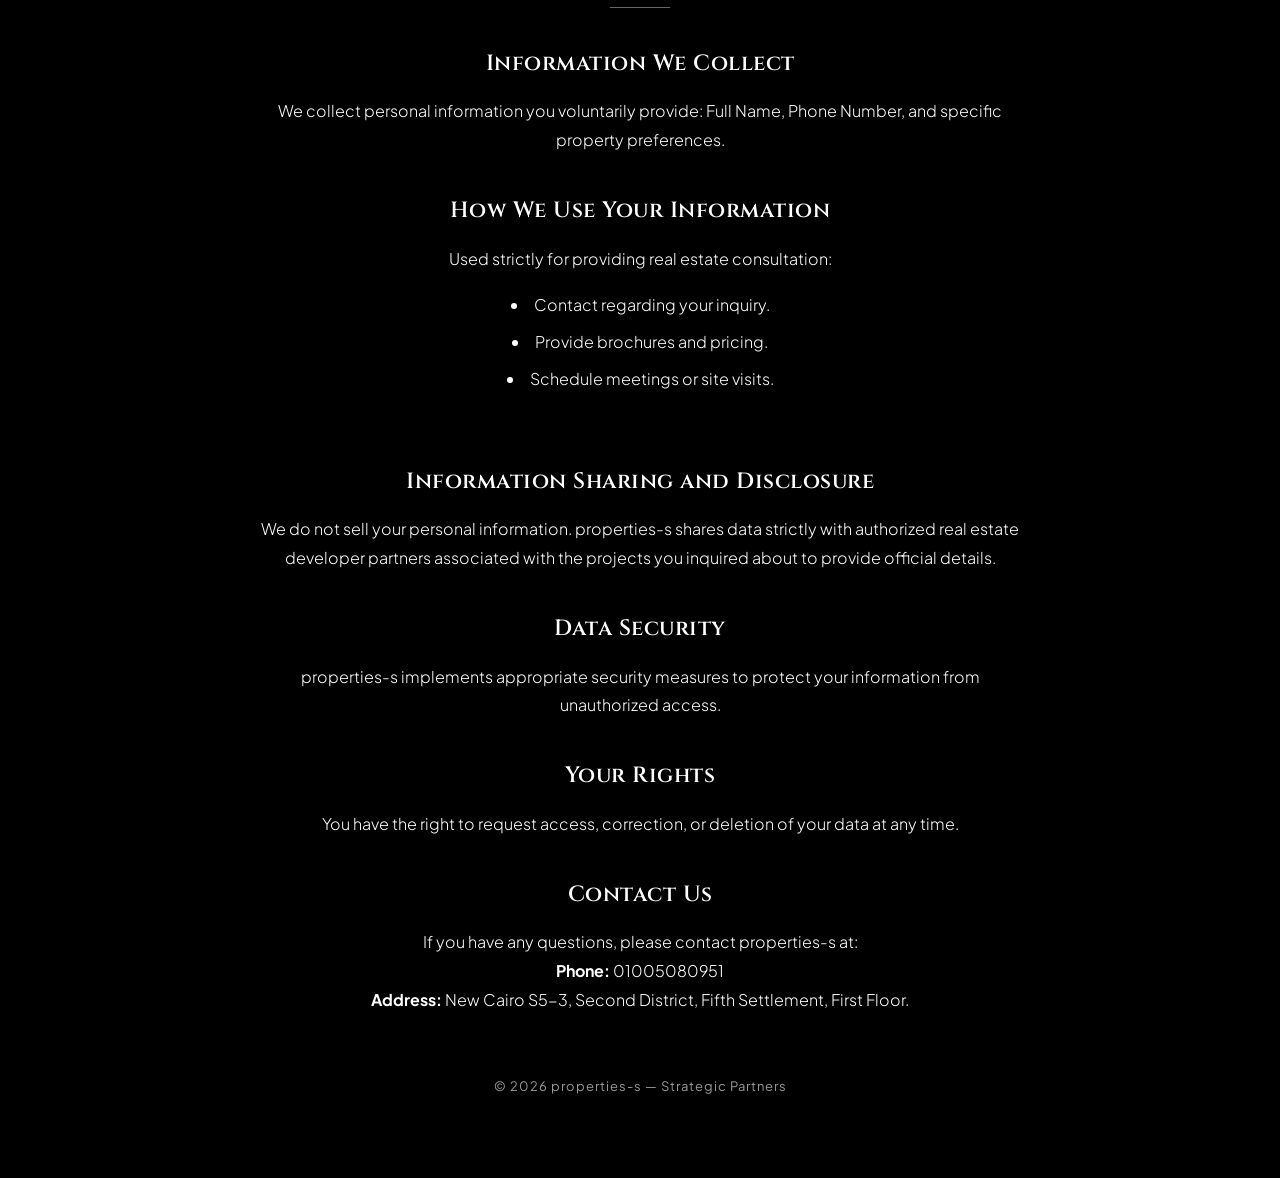
<file: privacy.html>
<!DOCTYPE html>
<html lang="en">
<head>
  <!-- Google tag (gtag.js) -->
  <script async src="https://www.googletagmanager.com/gtag/js?id=G-9KWPXXF2JB"></script>
  <script>
    window.dataLayer = window.dataLayer || [];
    function gtag(){dataLayer.push(arguments);}
    gtag('js', new Date());

    gtag('config', 'G-9KWPXXF2JB');
  </script>

  <meta charset="UTF-8">
  <meta name="viewport" content="width=device-width, initial-scale=1.0">
  <title>Privacy Policy — properties-s</title>
  <link rel="preconnect" href="https://fonts.googleapis.com">
  <link rel="preconnect" href="https://fonts.gstatic.com" crossorigin>
  <link href="https://fonts.googleapis.com/css2?family=Cinzel:wght@500;700&family=Plus+Jakarta+Sans:wght@300;400;500;600;700&display=swap" rel="stylesheet">
  <style>
    * {
      box-sizing: border-box;
      margin: 0;
      padding: 0;
    }
    body {
      background-color: #000000;
      color: #ffffff;
      font-family: 'Plus Jakarta Sans', -apple-system, BlinkMacSystemFont, 'Segoe UI', Roboto, sans-serif;
      line-height: 1.8;
      min-height: 100vh;
      padding: 40px 20px 80px 20px;
      display: flex;
      flex-direction: column;
      align-items: center;
      justify-content: flex-start;
      -webkit-font-smoothing: antialiased;
    }
    .legal-container {
      max-width: 820px;
      width: 100%;
      margin: 0 auto;
      text-align: center;
    }
    .back-nav {
      margin-bottom: 40px;
      display: inline-block;
    }
    .back-btn {
      display: inline-flex;
      align-items: center;
      gap: 8px;
      color: #ffffff;
      text-decoration: none;
      font-size: 14px;
      font-weight: 600;
      letter-spacing: 1px;
      text-transform: uppercase;
      padding: 10px 22px;
      border: 1px solid rgba(255, 255, 255, 0.4);
      border-radius: 30px;
      transition: all 0.3s ease;
      background: transparent;
    }
    .back-btn:hover {
      background: #ffffff;
      color: #000000;
      border-color: #ffffff;
    }
    .brand-mark {
      font-size: 13px;
      letter-spacing: 3px;
      text-transform: uppercase;
      color: #ffffff;
      opacity: 0.8;
      margin-bottom: 12px;
    }
    h1 {
      font-family: 'Cinzel', serif;
      font-size: clamp(32px, 5vw, 44px);
      font-weight: 700;
      color: #ffffff;
      margin-bottom: 10px;
      letter-spacing: 1px;
    }
    .date-stamp {
      font-size: 14px;
      color: #ffffff;
      opacity: 0.75;
      margin-bottom: 40px;
    }
    .legal-body {
      text-align: center;
    }
    h2 {
      font-family: 'Cinzel', serif;
      font-size: 22px;
      font-weight: 600;
      color: #ffffff;
      margin-top: 36px;
      margin-bottom: 14px;
      letter-spacing: 0.5px;
    }
    p {
      color: #ffffff;
      font-size: 16px;
      margin-bottom: 18px;
      font-weight: 300;
      max-width: 760px;
      margin-left: auto;
      margin-right: auto;
    }
    ul {
      list-style-position: inside;
      margin-bottom: 24px;
      padding: 0;
      display: inline-block;
      text-align: center;
    }
    li {
      color: #ffffff;
      font-size: 16px;
      margin-bottom: 8px;
      font-weight: 300;
    }
    .divider {
      width: 60px;
      height: 1px;
      background: rgba(255, 255, 255, 0.4);
      margin: 30px auto;
    }
    .footer-note {
      margin-top: 60px;
      font-size: 13px;
      opacity: 0.6;
      letter-spacing: 1px;
    }
    @media (max-width: 600px) {
      body {
        padding: 30px 16px 60px 16px;
      }
      p, li {
        font-size: 15px;
      }
      h2 {
        font-size: 19px;
      }
    }
  </style>
</head>
<body>
  <div class="legal-container">
    <div class="back-nav">
      <a href="index.html" class="back-btn">
        <svg width="16" height="16" viewBox="0 0 24 24" fill="none" stroke="currentColor" stroke-width="2" stroke-linecap="round" stroke-linejoin="round">
          <line x1="19" y1="12" x2="5" y2="12"></line>
          <polyline points="12 19 5 12 12 5"></polyline>
        </svg>
        Back to City Gate
      </a>
    </div>

    <div class="brand-mark">By properties-s</div>
    <h1>Privacy Policy</h1>
    <div class="date-stamp">Effective Date: January 1, 2026</div>

    <div class="legal-body">
      <h2>Professional Service Disclosure</h2>
      <p>properties-s operates as a real estate marketing and brokerage platform, acting as an authorized intermediary. properties-s does not own the listed real estate projects. Prices and payment plans may change without prior notice by the developer.</p>

      <h2>Accuracy of Information</h2>
      <p>Architectural renders and floor plans are for illustrative purposes only. properties-s is not responsible for discrepancies between marketing materials and the final delivered units.</p>

      <h2>Intellectual Property</h2>
      <p>All content is the property of properties-s or its partners. Unauthorized reproduction is strictly prohibited.</p>

      <h2>User Conduct & Lead Submission</h2>
      <p>By submitting, you confirm information is accurate and grant properties-s permission to contact you via phone, SMS, WhatsApp, or email.</p>

      <h2>Third-Party Links</h2>
      <p>properties-s is not responsible for the content or privacy practices of external links (developers, Google Maps).</p>

      <h2>Limitation of Liability</h2>
      <p>properties-s shall not be liable for decisions made based on website information or failure of third-party developers.</p>

      <h2>Governing Law</h2>
      <p>Governed by the laws of the Arab Republic of Egypt. Disputes are subject to the exclusive jurisdiction of the courts of Cairo, Egypt.</p>

      <h2>Modifications to Terms</h2>
      <p>properties-s reserves the right to modify these terms at any time.</p>

      <h2>Contact Information</h2>
      <p>Contact via our website: properties-s</p>

      <div class="divider"></div>

      <h2>Information We Collect</h2>
      <p>We collect personal information you voluntarily provide: Full Name, Phone Number, and specific property preferences.</p>

      <h2>How We Use Your Information</h2>
      <p>Used strictly for providing real estate consultation:</p>
      <ul>
        <li>Contact regarding your inquiry.</li>
        <li>Provide brochures and pricing.</li>
        <li>Schedule meetings or site visits.</li>
      </ul>

      <h2>Information Sharing and Disclosure</h2>
      <p>We do not sell your personal information. properties-s shares data strictly with authorized real estate developer partners associated with the projects you inquired about to provide official details.</p>

      <h2>Data Security</h2>
      <p>properties-s implements appropriate security measures to protect your information from unauthorized access.</p>

      <h2>Your Rights</h2>
      <p>You have the right to request access, correction, or deletion of your data at any time.</p>

      <h2>Contact Us</h2>
      <p>If you have any questions, please contact properties-s at:<br>
      <strong>Phone:</strong> 01005080951<br>
      <strong>Address:</strong> New Cairo S5-3, Second District, Fifth Settlement, First Floor.</p>
    </div>

    <div class="footer-note">
      &copy; 2026 properties-s &mdash; Strategic Partners
    </div>
  </div>
</body>
</html>
</file>
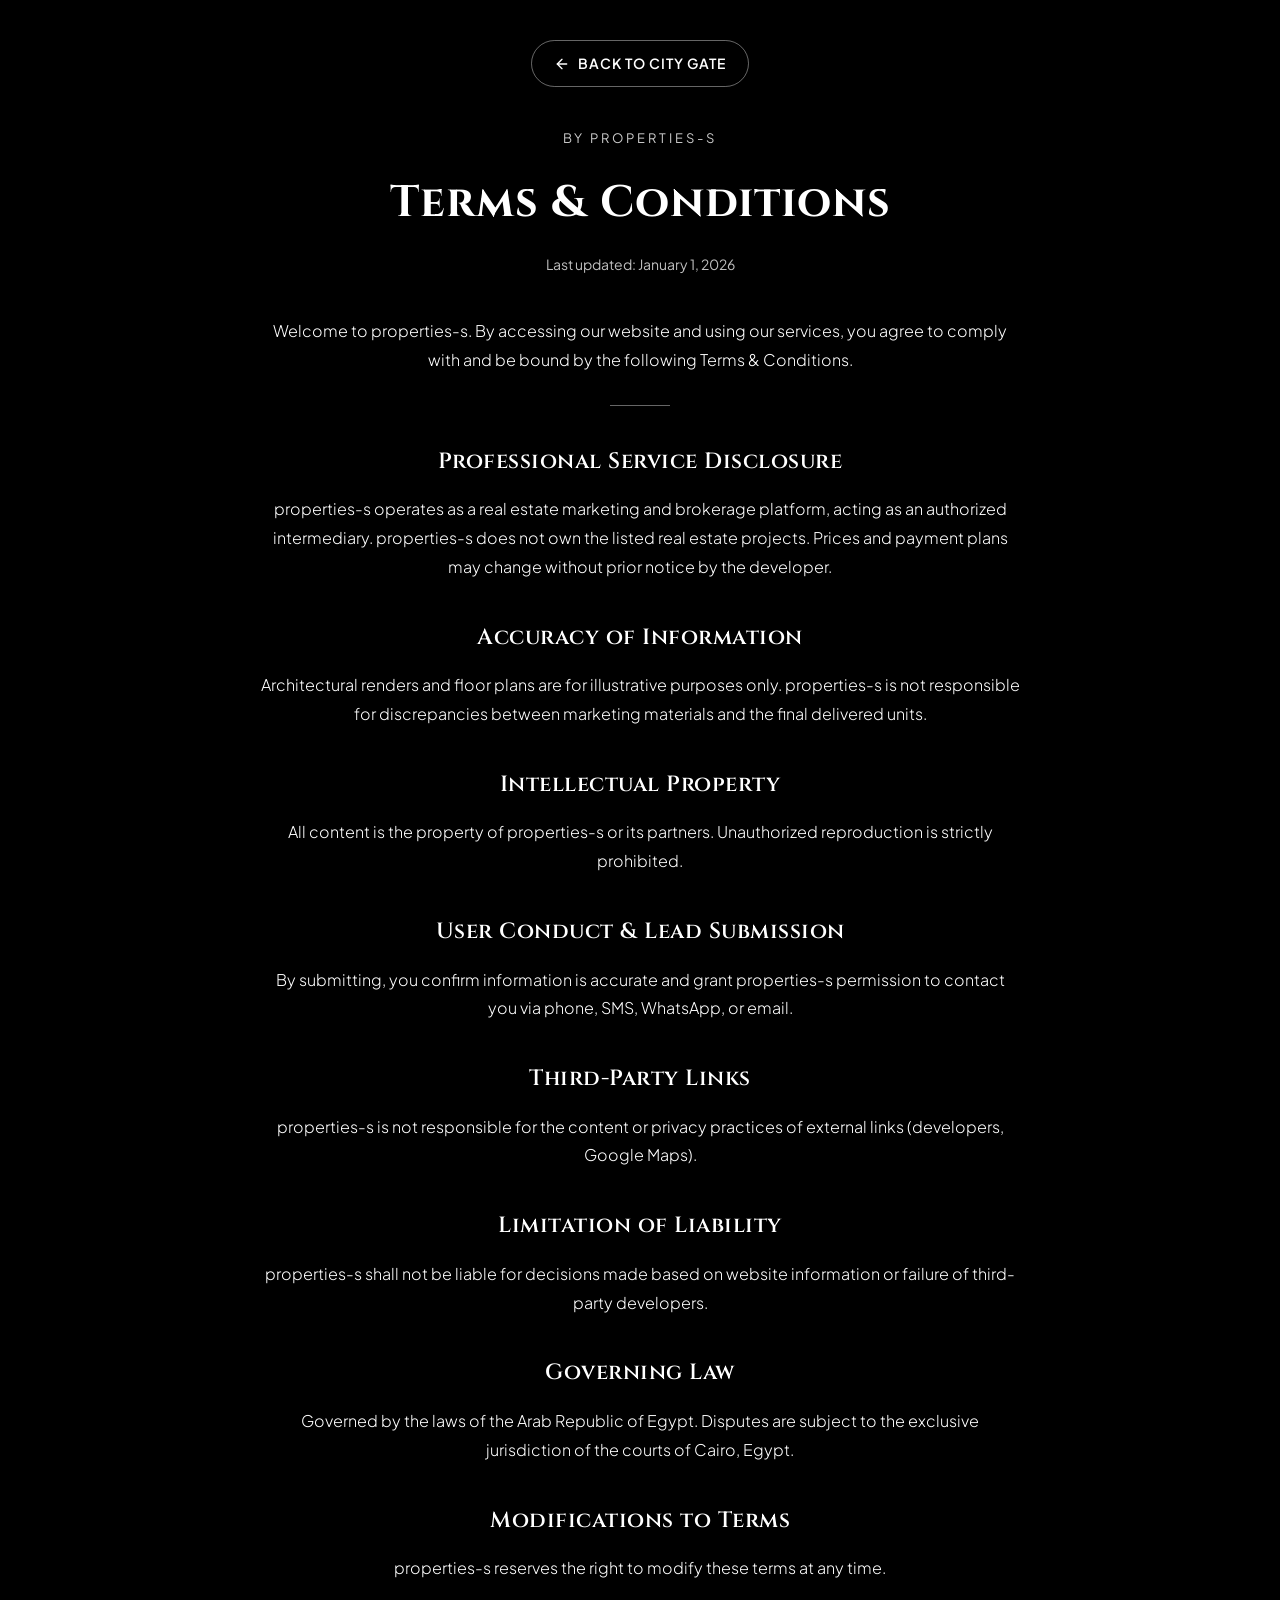
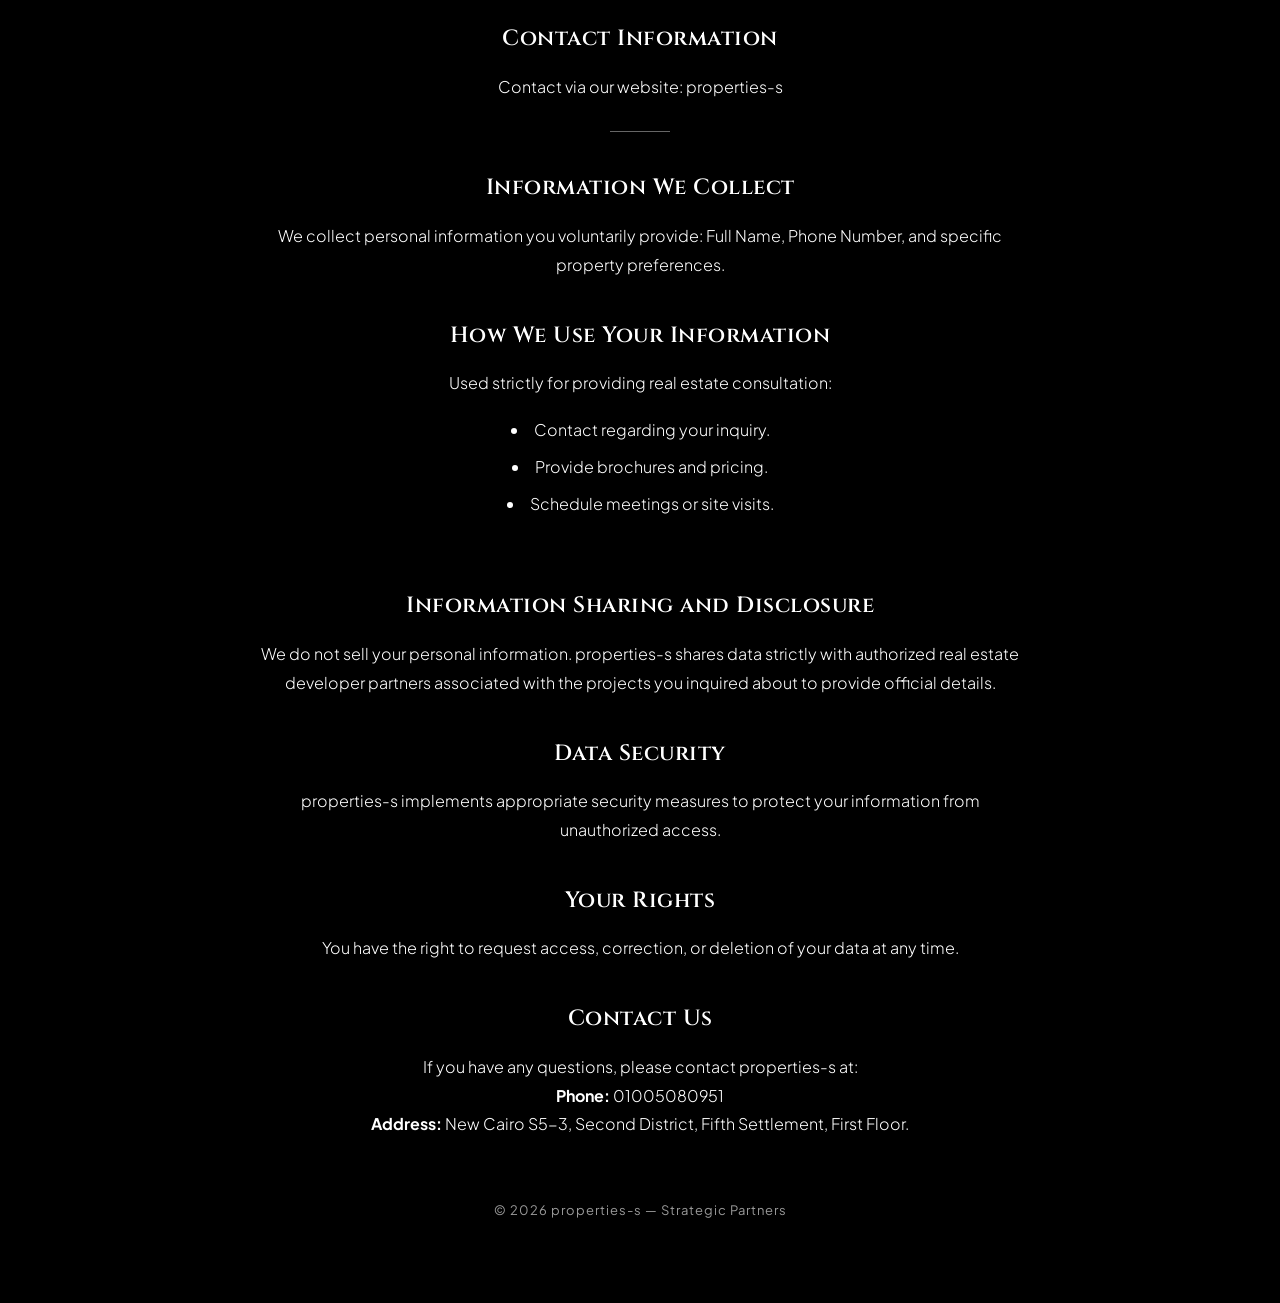
<file: terms.html>
<!DOCTYPE html>
<html lang="en">
<head>
  <!-- Google tag (gtag.js) -->
  <script async src="https://www.googletagmanager.com/gtag/js?id=G-9KWPXXF2JB"></script>
  <script>
    window.dataLayer = window.dataLayer || [];
    function gtag(){dataLayer.push(arguments);}
    gtag('js', new Date());

    gtag('config', 'G-9KWPXXF2JB');
  </script>

  <meta charset="UTF-8">
  <meta name="viewport" content="width=device-width, initial-scale=1.0">
  <title>Terms & Conditions — properties-s</title>
  <link rel="preconnect" href="https://fonts.googleapis.com">
  <link rel="preconnect" href="https://fonts.gstatic.com" crossorigin>
  <link href="https://fonts.googleapis.com/css2?family=Cinzel:wght@500;700&family=Plus+Jakarta+Sans:wght@300;400;500;600;700&display=swap" rel="stylesheet">
  <style>
    * {
      box-sizing: border-box;
      margin: 0;
      padding: 0;
    }
    body {
      background-color: #000000;
      color: #ffffff;
      font-family: 'Plus Jakarta Sans', -apple-system, BlinkMacSystemFont, 'Segoe UI', Roboto, sans-serif;
      line-height: 1.8;
      min-height: 100vh;
      padding: 40px 20px 80px 20px;
      display: flex;
      flex-direction: column;
      align-items: center;
      justify-content: flex-start;
      -webkit-font-smoothing: antialiased;
    }
    .legal-container {
      max-width: 820px;
      width: 100%;
      margin: 0 auto;
      text-align: center;
    }
    .back-nav {
      margin-bottom: 40px;
      display: inline-block;
    }
    .back-btn {
      display: inline-flex;
      align-items: center;
      gap: 8px;
      color: #ffffff;
      text-decoration: none;
      font-size: 14px;
      font-weight: 600;
      letter-spacing: 1px;
      text-transform: uppercase;
      padding: 10px 22px;
      border: 1px solid rgba(255, 255, 255, 0.4);
      border-radius: 30px;
      transition: all 0.3s ease;
      background: transparent;
    }
    .back-btn:hover {
      background: #ffffff;
      color: #000000;
      border-color: #ffffff;
    }
    .brand-mark {
      font-size: 13px;
      letter-spacing: 3px;
      text-transform: uppercase;
      color: #ffffff;
      opacity: 0.8;
      margin-bottom: 12px;
    }
    h1 {
      font-family: 'Cinzel', serif;
      font-size: clamp(32px, 5vw, 44px);
      font-weight: 700;
      color: #ffffff;
      margin-bottom: 10px;
      letter-spacing: 1px;
    }
    .date-stamp {
      font-size: 14px;
      color: #ffffff;
      opacity: 0.75;
      margin-bottom: 40px;
    }
    .legal-body {
      text-align: center;
    }
    h2 {
      font-family: 'Cinzel', serif;
      font-size: 22px;
      font-weight: 600;
      color: #ffffff;
      margin-top: 36px;
      margin-bottom: 14px;
      letter-spacing: 0.5px;
    }
    p {
      color: #ffffff;
      font-size: 16px;
      margin-bottom: 18px;
      font-weight: 300;
      max-width: 760px;
      margin-left: auto;
      margin-right: auto;
    }
    ul {
      list-style-position: inside;
      margin-bottom: 24px;
      padding: 0;
      display: inline-block;
      text-align: center;
    }
    li {
      color: #ffffff;
      font-size: 16px;
      margin-bottom: 8px;
      font-weight: 300;
    }
    .divider {
      width: 60px;
      height: 1px;
      background: rgba(255, 255, 255, 0.4);
      margin: 30px auto;
    }
    .footer-note {
      margin-top: 60px;
      font-size: 13px;
      opacity: 0.6;
      letter-spacing: 1px;
    }
    @media (max-width: 600px) {
      body {
        padding: 30px 16px 60px 16px;
      }
      p, li {
        font-size: 15px;
      }
      h2 {
        font-size: 19px;
      }
    }
  </style>
</head>
<body>
  <div class="legal-container">
    <div class="back-nav">
      <a href="index.html" class="back-btn">
        <svg width="16" height="16" viewBox="0 0 24 24" fill="none" stroke="currentColor" stroke-width="2" stroke-linecap="round" stroke-linejoin="round">
          <line x1="19" y1="12" x2="5" y2="12"></line>
          <polyline points="12 19 5 12 12 5"></polyline>
        </svg>
        Back to City Gate
      </a>
    </div>

    <div class="brand-mark">By properties-s</div>
    <h1>Terms & Conditions</h1>
    <div class="date-stamp">Last updated: January 1, 2026</div>

    <div class="legal-body">
      <p>Welcome to properties-s. By accessing our website and using our services, you agree to comply with and be bound by the following Terms & Conditions.</p>

      <div class="divider"></div>

      <h2>Professional Service Disclosure</h2>
      <p>properties-s operates as a real estate marketing and brokerage platform, acting as an authorized intermediary. properties-s does not own the listed real estate projects. Prices and payment plans may change without prior notice by the developer.</p>

      <h2>Accuracy of Information</h2>
      <p>Architectural renders and floor plans are for illustrative purposes only. properties-s is not responsible for discrepancies between marketing materials and the final delivered units.</p>

      <h2>Intellectual Property</h2>
      <p>All content is the property of properties-s or its partners. Unauthorized reproduction is strictly prohibited.</p>

      <h2>User Conduct & Lead Submission</h2>
      <p>By submitting, you confirm information is accurate and grant properties-s permission to contact you via phone, SMS, WhatsApp, or email.</p>

      <h2>Third-Party Links</h2>
      <p>properties-s is not responsible for the content or privacy practices of external links (developers, Google Maps).</p>

      <h2>Limitation of Liability</h2>
      <p>properties-s shall not be liable for decisions made based on website information or failure of third-party developers.</p>

      <h2>Governing Law</h2>
      <p>Governed by the laws of the Arab Republic of Egypt. Disputes are subject to the exclusive jurisdiction of the courts of Cairo, Egypt.</p>

      <h2>Modifications to Terms</h2>
      <p>properties-s reserves the right to modify these terms at any time.</p>

      <h2>Contact Information</h2>
      <p>Contact via our website: properties-s</p>

      <div class="divider"></div>

      <h2>Information We Collect</h2>
      <p>We collect personal information you voluntarily provide: Full Name, Phone Number, and specific property preferences.</p>

      <h2>How We Use Your Information</h2>
      <p>Used strictly for providing real estate consultation:</p>
      <ul>
        <li>Contact regarding your inquiry.</li>
        <li>Provide brochures and pricing.</li>
        <li>Schedule meetings or site visits.</li>
      </ul>

      <h2>Information Sharing and Disclosure</h2>
      <p>We do not sell your personal information. properties-s shares data strictly with authorized real estate developer partners associated with the projects you inquired about to provide official details.</p>

      <h2>Data Security</h2>
      <p>properties-s implements appropriate security measures to protect your information from unauthorized access.</p>

      <h2>Your Rights</h2>
      <p>You have the right to request access, correction, or deletion of your data at any time.</p>

      <h2>Contact Us</h2>
      <p>If you have any questions, please contact properties-s at:<br>
      <strong>Phone:</strong> 01005080951<br>
      <strong>Address:</strong> New Cairo S5-3, Second District, Fifth Settlement, First Floor.</p>
    </div>

    <div class="footer-note">
      &copy; 2026 properties-s &mdash; Strategic Partners
    </div>
  </div>
</body>
</html>
</file>
<file: assets/css/style.css>
/* ==========================================================================
   CITY GATE NEW CAIRO — BY PROPERTIES-S
   Ultra-Luxurious Crisp & Elegant Modern Stylesheet
   ZERO GOLD POLICY — PRECISE DUO-TONE (ALABASTER, PURE WHITE & SLATE NAVY)
   ========================================================================== */

:root {
  /* Crisp & Elegant Dominant Palette (Zero Gold) */
  --color-white: #ffffff;
  --color-alabaster: #f8fafc;
  --color-alabaster-alt: #f1f5f9;
  --color-surface-card: #ffffff;
  --color-surface-soft: #f4f6f9;
  
  /* Slate & Deep Navy Structure */
  --color-navy-deep: #091524;
  --color-navy-dark: #0f1f33;
  --color-navy-slate: #1e293b;
  --color-slate-light: #334155;
  --color-slate-subtle: #64748b;
  --color-slate-border: #e2e8f0;
  --color-border-card: rgba(15, 23, 42, 0.08);
  --color-border-subtle: rgba(255, 255, 255, 0.15);
  
  /* High-Contrast Charcoal Typography */
  --color-text-heading: #0f172a;
  --color-text-body: #334155;
  --color-text-muted: #64748b;
  --color-text-light: #94a3b8;
  --color-text-white: #ffffff;
  
  /* WhatsApp Identity */
  --color-whatsapp: #25D366;
  --color-whatsapp-hover: #20bd5a;
  
  /* Typography */
  --font-serif: 'Cormorant Garamond', 'Cinzel', Georgia, serif;
  --font-sans: 'Plus Jakarta Sans', -apple-system, BlinkMacSystemFont, 'Segoe UI', Roboto, sans-serif;
  
  /* Shadows & Radius */
  --shadow-sm: 0 2px 8px rgba(15, 23, 42, 0.04);
  --shadow-card: 0 10px 30px rgba(15, 23, 42, 0.06);
  --shadow-card-hover: 0 20px 45px rgba(15, 23, 42, 0.12);
  --shadow-luxury: 0 25px 60px rgba(15, 23, 42, 0.15);
  --radius-sm: 8px;
  --radius-md: 14px;
  --radius-lg: 20px;
  --radius-full: 9999px;
  
  /* Transitions */
  --transition-smooth: all 0.3s cubic-bezier(0.16, 1, 0.3, 1);
}

/* Base Reset & Setup */
*, *::before, *::after {
  box-sizing: border-box;
  margin: 0;
  padding: 0;
}

html {
  scroll-behavior: smooth;
  font-size: 16px;
  -webkit-text-size-adjust: 100%;
}

body {
  font-family: var(--font-sans);
  background-color: var(--color-alabaster);
  color: var(--color-text-body);
  line-height: 1.65;
  overflow-x: hidden;
  -webkit-font-smoothing: antialiased;
  -moz-osx-font-smoothing: grayscale;
}

img {
  max-width: 100%;
  height: auto;
  display: block;
}

a {
  color: inherit;
  text-decoration: none;
  transition: var(--transition-smooth);
}

button {
  font-family: inherit;
  cursor: pointer;
  border: none;
  outline: none;
  background: none;
}

.container {
  width: 100%;
  max-width: 1240px;
  margin: 0 auto;
  padding: 0 24px;
}

.container-narrow {
  width: 100%;
  max-width: 900px;
  margin: 0 auto;
  padding: 0 24px;
}

/* ==========================================================================
   HERO SECTION (OFFICIAL QATARI DIAR XL, NO NAVBAR, CLEAN FORM)
   ========================================================================== */
.hero-section {
  position: relative;
  min-height: 100vh;
  padding: 50px 0 80px 0;
  display: flex;
  align-items: center;
  justify-content: center;
  background-image: url('../images/hero-masterview.jpg');
  background-size: cover;
  background-position: center center;
  background-repeat: no-repeat;
  background-attachment: fixed;
}

.hero-overlay {
  position: absolute;
  top: 0;
  left: 0;
  right: 0;
  bottom: 0;
  background: linear-gradient(
    180deg,
    rgba(9, 21, 36, 0.82) 0%,
    rgba(15, 31, 51, 0.86) 60%,
    rgba(9, 21, 36, 0.94) 100%
  );
  z-index: 1;
}

.hero-content {
  position: relative;
  z-index: 2;
  width: 100%;
}

/* Official Qatari Diar Logo (Size XL) Prominently with 'By properties-s' */
.hero-top-branding {
  text-align: center;
  margin-bottom: 35px;
  display: flex;
  flex-direction: column;
  align-items: center;
  justify-content: center;
}

.hero-logo-xl {
  width: 140px;
  max-width: 65vw;
  height: auto;
  filter: drop-shadow(0 8px 24px rgba(0, 0, 0, 0.6));
  margin-bottom: 8px;
  background: rgba(255, 255, 255, 0.08);
  padding: 8px;
  border-radius: var(--radius-md);
  border: 1px solid rgba(255, 255, 255, 0.2);
  backdrop-filter: blur(8px);
}

.hero-sub-branding {
  font-family: var(--font-sans);
  font-size: 13px;
  font-weight: 700;
  letter-spacing: 3.5px;
  text-transform: uppercase;
  color: var(--color-white);
  display: inline-block;
  padding: 6px 20px;
  background: rgba(255, 255, 255, 0.12);
  border: 1px solid rgba(255, 255, 255, 0.25);
  border-radius: var(--radius-full);
  backdrop-filter: blur(10px);
}

.hero-sub-branding span {
  color: #cbd5e1;
  font-weight: 800;
}

/* Hero Grid Layout */
.hero-grid {
  display: grid;
  grid-template-columns: 1.15fr 0.85fr;
  gap: 50px;
  align-items: center;
}

.hero-text-block {
  padding-right: 15px;
}

.hero-badge-group {
  display: flex;
  align-items: center;
  flex-wrap: wrap;
  gap: 12px;
  margin-bottom: 22px;
}

.developer-badge {
  display: inline-flex;
  align-items: center;
  gap: 10px;
  background: rgba(255, 255, 255, 0.1);
  border: 1px solid rgba(255, 255, 255, 0.22);
  padding: 8px 18px;
  border-radius: var(--radius-full);
  font-size: 12px;
  font-weight: 700;
  letter-spacing: 2px;
  text-transform: uppercase;
  color: var(--color-white);
  margin-bottom: 0;
}

.developer-badge .dot {
  width: 7px;
  height: 7px;
  background-color: var(--color-white);
  border-radius: 50%;
  box-shadow: 0 0 8px #ffffff;
}

.hero-price-badge {
  display: inline-flex;
  align-items: center;
  gap: 8px;
  background: var(--color-white);
  color: var(--color-navy-deep);
  font-family: var(--font-sans);
  font-size: 12.5px;
  font-weight: 800;
  letter-spacing: 0.5px;
  text-transform: uppercase;
  padding: 8px 18px;
  border-radius: var(--radius-full);
  box-shadow: 0 4px 18px rgba(0, 0, 0, 0.22);
}

.hero-title {
  font-family: var(--font-serif);
  font-size: clamp(34px, 4.4vw, 54px);
  font-weight: 600;
  line-height: 1.18;
  letter-spacing: 0.5px;
  color: var(--color-white);
  margin-bottom: 16px;
}

.hero-subtitle {
  font-family: var(--font-sans);
  font-size: clamp(16px, 2.2vw, 21px);
  font-weight: 700;
  color: #f8fafc;
  letter-spacing: 0.4px;
  margin-bottom: 16px;
  line-height: 1.4;
}

.hero-desc {
  font-size: 16px;
  line-height: 1.7;
  color: #cbd5e1;
  font-weight: 300;
  margin-bottom: 28px;
  max-width: 580px;
}

.hero-pills {
  display: flex;
  flex-wrap: wrap;
  gap: 12px;
}

.pill-item {
  display: flex;
  align-items: center;
  gap: 8px;
  padding: 9px 16px;
  background: rgba(255, 255, 255, 0.08);
  border: 1px solid rgba(255, 255, 255, 0.15);
  border-radius: var(--radius-sm);
  font-size: 13px;
  font-weight: 500;
  color: var(--color-white);
  backdrop-filter: blur(8px);
}

.pill-item svg {
  width: 16px;
  height: 16px;
  color: #cbd5e1;
}

/* Frosted Glass Lead Form (Name & Phone ONLY) */
.lead-form-wrapper {
  background: rgba(255, 255, 255, 0.96);
  backdrop-filter: blur(24px);
  -webkit-backdrop-filter: blur(24px);
  border: 1px solid rgba(255, 255, 255, 0.85);
  border-radius: var(--radius-lg);
  padding: 38px 32px 30px 32px;
  box-shadow: 0 25px 60px rgba(0, 0, 0, 0.35);
  position: relative;
  overflow: hidden;
}

.lead-form-wrapper::before {
  content: '';
  position: absolute;
  top: 0;
  left: 0;
  right: 0;
  height: 4px;
  background: var(--color-navy-deep);
}

.form-header {
  text-align: center;
  margin-bottom: 24px;
}

.form-title {
  font-family: var(--font-serif);
  font-size: 24px;
  font-weight: 700;
  color: var(--color-navy-deep);
  letter-spacing: 1px;
  margin-bottom: 6px;
  text-transform: uppercase;
}

.form-subtitle {
  font-size: 13.5px;
  color: var(--color-text-muted);
  line-height: 1.5;
  font-weight: 400;
}

.lead-form {
  display: flex;
  flex-direction: column;
  gap: 18px;
}

.form-group {
  display: flex;
  flex-direction: column;
  gap: 6px;
}

.form-label {
  font-size: 12px;
  font-weight: 700;
  letter-spacing: 0.8px;
  text-transform: uppercase;
  color: var(--color-navy-slate);
}

.form-input-box {
  position: relative;
  display: flex;
  align-items: center;
}

.form-input {
  width: 100%;
  padding: 14px 16px;
  background: var(--color-alabaster);
  border: 1px solid var(--color-slate-border);
  border-radius: var(--radius-sm);
  color: var(--color-text-heading);
  font-size: 15px;
  font-family: var(--font-sans);
  transition: var(--transition-smooth);
}

.form-input:focus {
  border-color: var(--color-navy-deep);
  background: #ffffff;
  box-shadow: 0 0 0 3px rgba(15, 23, 42, 0.08);
  outline: none;
}

.form-input::placeholder {
  color: #94a3b8;
  font-weight: 400;
}

.phone-input-row {
  display: flex;
  gap: 8px;
}

.country-code-select {
  flex: 0 0 120px;
  padding: 14px 8px;
  background: var(--color-alabaster);
  border: 1px solid var(--color-slate-border);
  border-radius: var(--radius-sm);
  color: var(--color-text-heading);
  font-size: 13.5px;
  font-family: var(--font-sans);
  cursor: pointer;
  appearance: none;
  background-image: url("data:image/svg+xml,%3Csvg xmlns='http://www.w3.org/2000/svg' width='12' height='12' fill='%230f172a' viewBox='0 0 16 16'%3E%3Cpath d='M7.247 11.14 2.451 5.658C1.885 5.013 2.345 4 3.204 4h9.592a1 1 0 0 1 .753 1.659l-4.796 5.48a1 1 0 0 1-1.506 0z'/%3E%3C/svg%3E");
  background-repeat: no-repeat;
  background-position: right 10px center;
  padding-right: 28px;
}

.country-code-select:focus {
  border-color: var(--color-navy-deep);
  outline: none;
}

.country-code-select option {
  background: #ffffff;
  color: #0f172a;
}

/* Solid Clean Submit Button */
.btn-form-submit {
  width: 100%;
  padding: 16px;
  background: var(--color-navy-deep);
  color: #ffffff;
  font-weight: 700;
  font-size: 14px;
  letter-spacing: 2px;
  text-transform: uppercase;
  border-radius: var(--radius-sm);
  transition: var(--transition-smooth);
  box-shadow: 0 6px 18px rgba(15, 23, 42, 0.25);
  margin-top: 6px;
}

.btn-form-submit:hover {
  background: #020617;
  transform: translateY(-2px);
  box-shadow: 0 10px 24px rgba(15, 23, 42, 0.35);
}

/* Inline Success State matching React LeadForm design */
.form-success-state {
  text-align: center;
  padding: 28px 20px;
  background-color: #f0fdf4;
  border-radius: 12px;
  border: 1px solid #bbf7d0;
  margin: 12px 0 20px 0;
}

.success-box-title {
  color: #166534;
  font-family: var(--font-sans);
  font-weight: 700;
  font-size: 22px;
  margin-bottom: 8px;
}

.success-box-desc {
  color: #15803d;
  font-size: 15px;
  line-height: 1.5;
  margin: 0;
}

.form-legal-notice {
  font-size: 11px;
  line-height: 1.55;
  color: var(--color-text-muted);
  text-align: center;
  margin-top: 16px;
  padding-top: 14px;
  border-top: 1px solid var(--color-slate-border);
}

.accessibility-links-a {
  display: flex;
  align-items: center;
  justify-content: center;
  gap: 16px;
  margin-top: 12px;
}

.legal-routed-link {
  font-size: 11.5px;
  font-weight: 600;
  color: var(--color-navy-slate);
  letter-spacing: 0.5px;
  text-decoration: underline;
  text-underline-offset: 3px;
}

.legal-routed-link:hover {
  color: var(--color-navy-deep);
}

.accessibility-separator {
  color: #cbd5e1;
  font-size: 11px;
}

/* ==========================================================================
   GLOBAL SECTION TYPOGRAPHY & HEADERS (BRIGHT & CRISP)
   ========================================================================== */
.section-padding {
  padding: 95px 0;
  position: relative;
}

.section-header {
  text-align: center;
  max-width: 780px;
  margin: 0 auto 55px auto;
}

.section-eyebrow {
  display: inline-block;
  font-size: 12px;
  font-weight: 700;
  letter-spacing: 2.5px;
  text-transform: uppercase;
  color: var(--color-slate-subtle);
  margin-bottom: 10px;
}

.section-title {
  font-family: var(--font-serif);
  font-size: clamp(32px, 4vw, 46px);
  font-weight: 600;
  color: var(--color-text-heading);
  line-height: 1.22;
  margin-bottom: 16px;
  letter-spacing: 0.3px;
}

.section-description {
  font-size: 16.5px;
  line-height: 1.7;
  color: var(--color-text-body);
  font-weight: 400;
}

/* ==========================================================================
   SECTION 2: CITY GATE INVENTORY, PRICING & PAYMENT (UPDATED SLEEK UI)
   ========================================================================== */
.inventory-section {
  background-color: var(--color-white);
  border-bottom: 1px solid var(--color-slate-border);
}

.inventory-header-brand {
  display: flex;
  flex-direction: column;
  align-items: center;
  margin-bottom: 20px;
}

.inventory-logo-citygate {
  height: 72px;
  width: auto;
  object-fit: contain;
  margin-bottom: 12px;
  filter: drop-shadow(0 4px 12px rgba(15, 23, 42, 0.08));
}

/* Categories Grid */
.inventory-categories-grid {
  display: grid;
  grid-template-columns: repeat(2, 1fr);
  gap: 36px;
}

.inventory-category-card {
  background: var(--color-surface-card);
  border: 1px solid var(--color-slate-border);
  border-radius: var(--radius-lg);
  overflow: hidden;
  box-shadow: var(--shadow-card);
  transition: var(--transition-smooth);
  display: flex;
  flex-direction: column;
}

.inventory-category-card:hover {
  transform: translateY(-5px);
  box-shadow: var(--shadow-card-hover);
  border-color: #cbd5e1;
}

.category-banner-box {
  position: relative;
  height: 250px;
  overflow: hidden;
}

.category-banner-box img {
  width: 100%;
  height: 100%;
  object-fit: cover;
  transition: transform 0.6s ease;
}

.inventory-category-card:hover .category-banner-box img {
  transform: scale(1.05);
}

.category-finishing-badge {
  position: absolute;
  top: 16px;
  left: 16px;
  background: rgba(9, 21, 36, 0.9);
  color: #ffffff;
  font-size: 11px;
  font-weight: 700;
  letter-spacing: 1.2px;
  text-transform: uppercase;
  padding: 7px 16px;
  border-radius: var(--radius-full);
  backdrop-filter: blur(8px);
  border: 1px solid rgba(255, 255, 255, 0.15);
}

.category-body {
  padding: 32px 28px 28px 28px;
  display: flex;
  flex-direction: column;
  flex-grow: 1;
}

.category-title {
  font-family: var(--font-serif);
  font-size: 26px;
  font-weight: 600;
  color: var(--color-text-heading);
  margin-bottom: 6px;
  letter-spacing: 0.3px;
}

.category-desc {
  font-size: 14px;
  color: var(--color-text-muted);
  line-height: 1.55;
  margin-bottom: 22px;
}

/* High-Contrast Unit Breakdown Items */
.unit-breakdown-container {
  display: flex;
  flex-direction: column;
  gap: 12px;
  margin-bottom: 24px;
}

.unit-breakdown-item {
  background: var(--color-alabaster);
  border: 1px solid var(--color-slate-border);
  border-radius: var(--radius-md);
  padding: 16px 18px;
  display: flex;
  align-items: center;
  justify-content: space-between;
  gap: 14px;
  transition: var(--transition-smooth);
}

.unit-breakdown-item:hover {
  background: #ffffff;
  border-color: #94a3b8;
  transform: translateX(3px);
  box-shadow: var(--shadow-sm);
}

.unit-info-left {
  display: flex;
  flex-direction: column;
  gap: 3px;
}

.unit-name-title {
  font-size: 15px;
  font-weight: 700;
  color: var(--color-text-heading);
}

.unit-specs-detail {
  font-size: 13px;
  color: var(--color-text-muted);
}

.unit-price-right {
  text-align: right;
  flex-shrink: 0;
}

.unit-price-label {
  font-size: 11px;
  font-weight: 700;
  text-transform: uppercase;
  color: var(--color-slate-subtle);
  letter-spacing: 0.8px;
}

.unit-price-value {
  font-family: var(--font-sans);
  font-size: 17px;
  font-weight: 800;
  color: var(--color-navy-deep);
}

/* Sleek Payment Terms Box */
.payment-terms-box {
  background: var(--color-alabaster-alt);
  border: 1px solid var(--color-slate-border);
  border-radius: var(--radius-md);
  padding: 16px 18px;
  margin-bottom: 24px;
  display: flex;
  flex-direction: column;
  gap: 6px;
}

.payment-terms-title {
  font-size: 11.5px;
  font-weight: 700;
  letter-spacing: 1px;
  text-transform: uppercase;
  color: var(--color-navy-slate);
  display: flex;
  align-items: center;
  gap: 6px;
}

.payment-terms-title svg {
  width: 14px;
  height: 14px;
  color: var(--color-navy-slate);
}

.payment-terms-content {
  font-size: 13.5px;
  font-weight: 600;
  color: var(--color-text-heading);
  line-height: 1.5;
}

/* Mandatory Solid Green Button under EACH unit card */
.btn-whatsapp-cta {
  display: inline-flex;
  align-items: center;
  justify-content: center;
  gap: 10px;
  background-color: var(--color-whatsapp) !important;
  color: #ffffff !important;
  font-weight: 700;
  font-size: 14px;
  letter-spacing: 1.2px;
  text-transform: uppercase;
  padding: 15px 24px;
  border-radius: var(--radius-full);
  box-shadow: 0 4px 14px rgba(37, 211, 102, 0.3);
  transition: var(--transition-smooth);
  text-decoration: none;
  width: 100%;
}

.btn-whatsapp-cta:hover {
  background-color: var(--color-whatsapp-hover) !important;
  transform: translateY(-2px);
  box-shadow: 0 8px 22px rgba(37, 211, 102, 0.45);
  color: #ffffff !important;
}

.btn-whatsapp-cta svg {
  width: 18px;
  height: 18px;
  fill: currentColor;
}

/* ==========================================================================
   AMENITIES SECTION (COMPACT, SPACE-EFFICIENT ICON GRID — ZERO WHATSAPP)
   ========================================================================== */
.amenities-section {
  background-color: var(--color-alabaster);
  border-bottom: 1px solid var(--color-slate-border);
}

.amenities-compact-grid {
  display: grid;
  grid-template-columns: repeat(3, 1fr);
  gap: 22px;
}

.amenity-compact-card {
  background: var(--color-white);
  border: 1px solid var(--color-slate-border);
  border-radius: var(--radius-md);
  padding: 24px 20px;
  box-shadow: var(--shadow-sm);
  transition: var(--transition-smooth);
  display: flex;
  align-items: flex-start;
  gap: 16px;
}

.amenity-compact-card:hover {
  transform: translateY(-3px);
  border-color: #cbd5e1;
  box-shadow: var(--shadow-card);
}

.amenity-icon-box {
  flex: 0 0 44px;
  height: 44px;
  background: var(--color-alabaster-alt);
  border: 1px solid var(--color-slate-border);
  border-radius: var(--radius-sm);
  display: flex;
  align-items: center;
  justify-content: center;
  color: var(--color-navy-deep);
}

.amenity-icon-box svg {
  width: 22px;
  height: 22px;
}

.amenity-info h3 {
  font-family: var(--font-sans);
  font-size: 15px;
  font-weight: 700;
  color: var(--color-text-heading);
  margin-bottom: 4px;
}

.amenity-info p {
  font-size: 13px;
  color: var(--color-text-muted);
  line-height: 1.5;
}

/* ==========================================================================
   LOCATION SECTION (NO IMAGE TEXT OVERLAY)
   ========================================================================== */
.location-section {
  background-color: var(--color-white);
  border-bottom: 1px solid var(--color-slate-border);
}

.location-grid {
  display: grid;
  grid-template-columns: 1fr 1fr;
  gap: 48px;
  align-items: center;
}

.location-points-list {
  display: flex;
  flex-direction: column;
  gap: 14px;
}

.location-point-item {
  display: flex;
  align-items: flex-start;
  gap: 16px;
  padding: 18px 20px;
  background: var(--color-alabaster);
  border: 1px solid var(--color-slate-border);
  border-radius: var(--radius-md);
  transition: var(--transition-smooth);
}

.location-point-item:hover {
  background: #ffffff;
  border-color: #cbd5e1;
  transform: translateX(4px);
  box-shadow: var(--shadow-sm);
}

.loc-icon-box {
  flex: 0 0 42px;
  height: 42px;
  border-radius: var(--radius-sm);
  background: #ffffff;
  border: 1px solid var(--color-slate-border);
  display: flex;
  align-items: center;
  justify-content: center;
  color: var(--color-navy-deep);
}

.loc-point-info h4 {
  font-size: 15px;
  font-weight: 700;
  color: var(--color-text-heading);
  margin-bottom: 3px;
}

.loc-point-info p {
  font-size: 13.5px;
  color: var(--color-text-muted);
  line-height: 1.5;
}

.location-visual-card {
  position: relative;
  border-radius: var(--radius-lg);
  overflow: hidden;
  box-shadow: var(--shadow-card);
  border: 1px solid var(--color-slate-border);
}

.location-visual-card img {
  width: 100%;
  height: 100%;
  object-fit: cover;
  transition: transform 0.6s ease;
}

.location-visual-card:hover img {
  transform: scale(1.03);
}

/* ==========================================================================
   DEVELOPER SECTION: ABOUT QATARI DIAR EGYPT
   ========================================================================== */
.developer-section {
  background-color: var(--color-alabaster);
  border-bottom: 1px solid var(--color-slate-border);
  padding: 85px 0;
}

.dev-box {
  background: var(--color-white);
  border: 1px solid var(--color-slate-border);
  border-radius: var(--radius-lg);
  padding: 50px 40px;
  box-shadow: var(--shadow-card);
  text-align: center;
  max-width: 860px;
  margin: 0 auto;
}

.dev-logo-wrap {
  margin-bottom: 20px;
  display: flex;
  justify-content: center;
}

.dev-logo-wrap img {
  height: 70px;
  width: auto;
  object-fit: contain;
}

.dev-title {
  font-family: var(--font-serif);
  font-size: clamp(28px, 3.5vw, 36px);
  font-weight: 600;
  color: var(--color-text-heading);
  margin-bottom: 16px;
}

.dev-desc {
  font-size: 16px;
  line-height: 1.8;
  color: var(--color-text-body);
  max-width: 740px;
  margin: 0 auto;
  font-weight: 400;
}

/* ==========================================================================
   NEW SECTION: WHY DIAR QATARI THROUGH PROPERTIES-S? (BEFORE FOOTER)
   ========================================================================== */
.why-advisory-section {
  background-color: var(--color-white);
  border-bottom: 1px solid var(--color-slate-border);
  padding: 90px 0;
}

.why-advisory-box {
  background: var(--color-alabaster);
  border: 1px solid var(--color-slate-border);
  border-radius: var(--radius-lg);
  padding: 55px 48px;
  box-shadow: var(--shadow-card);
  text-align: center;
  max-width: 960px;
  margin: 0 auto;
}

.why-advisory-eyebrow {
  display: inline-block;
  font-size: 12px;
  font-weight: 700;
  letter-spacing: 2.5px;
  text-transform: uppercase;
  color: var(--color-navy-slate);
  margin-bottom: 10px;
}

.why-advisory-title {
  font-family: var(--font-serif);
  font-size: clamp(28px, 3.8vw, 42px);
  font-weight: 600;
  color: var(--color-text-heading);
  margin-bottom: 24px;
  letter-spacing: 0.3px;
}

.why-advisory-text-block {
  max-width: 800px;
  margin: 0 auto 36px auto;
  display: flex;
  flex-direction: column;
  gap: 16px;
}

.why-advisory-lead {
  font-size: 17.5px;
  line-height: 1.75;
  color: var(--color-navy-deep);
  font-weight: 500;
}

.why-advisory-sub {
  font-size: 16px;
  line-height: 1.7;
  color: var(--color-text-muted);
}

.why-pillars-grid {
  display: grid;
  grid-template-columns: repeat(3, 1fr);
  gap: 20px;
  margin-top: 30px;
  text-align: left;
}

.why-pillar-item {
  background: #ffffff;
  border: 1px solid var(--color-slate-border);
  border-radius: var(--radius-md);
  padding: 22px 20px;
  box-shadow: var(--shadow-sm);
  display: flex;
  align-items: flex-start;
  gap: 14px;
}

.why-pillar-icon {
  flex: 0 0 38px;
  height: 38px;
  background: var(--color-alabaster-alt);
  border: 1px solid var(--color-slate-border);
  border-radius: var(--radius-sm);
  display: flex;
  align-items: center;
  justify-content: center;
  color: var(--color-navy-deep);
}

.why-pillar-icon svg {
  width: 18px;
  height: 18px;
}

.why-pillar-text h4 {
  font-size: 14px;
  font-weight: 700;
  color: var(--color-text-heading);
  margin-bottom: 2px;
}

.why-pillar-text p {
  font-size: 12.5px;
  color: var(--color-text-muted);
  line-height: 1.45;
}

/* ==========================================================================
   TECHNICAL FOOTER (QATARI DIAR LOGO, ZERO PHONE/WA LABELS, LEGAL NOTICE)
   ========================================================================== */
.site-footer {
  background-color: var(--color-navy-deep);
  color: #94a3b8;
  padding: 70px 0 35px 0;
  border-top: 1px solid rgba(255, 255, 255, 0.1);
}

.footer-inner {
  text-align: center;
  max-width: 820px;
  margin: 0 auto;
}

.footer-branding {
  display: flex;
  flex-direction: column;
  align-items: center;
  justify-content: center;
  margin-bottom: 25px;
}

.footer-logo {
  width: 110px;
  height: auto;
  margin-bottom: 8px;
  background: rgba(255, 255, 255, 0.08);
  padding: 6px;
  border-radius: var(--radius-md);
  border: 1px solid rgba(255, 255, 255, 0.2);
}

.footer-sub-branding {
  font-size: 13px;
  font-weight: 700;
  letter-spacing: 3px;
  text-transform: uppercase;
  color: var(--color-white);
}

.footer-sub-branding span {
  color: #cbd5e1;
  font-weight: 800;
}

.footer-disclaimer-box {
  background: rgba(255, 255, 255, 0.04);
  border: 1px solid rgba(255, 255, 255, 0.08);
  border-radius: var(--radius-md);
  padding: 22px 26px;
  margin: 25px 0 25px 0;
}

.disclaimer-text {
  font-size: 12px;
  line-height: 1.7;
  color: #cbd5e1;
  margin-bottom: 16px;
  font-weight: 300;
}

.footer-legal-links {
  display: flex;
  align-items: center;
  justify-content: center;
  gap: 20px;
}

.footer-legal-link {
  font-size: 12.5px;
  font-weight: 600;
  color: var(--color-white);
  letter-spacing: 0.5px;
  text-decoration: underline;
  text-underline-offset: 4px;
}

.footer-legal-link:hover {
  color: #94a3b8;
}

.footer-signature {
  margin-top: 35px;
  font-size: 12px;
  letter-spacing: 1.5px;
  text-transform: uppercase;
  color: #64748b;
}

/* ==========================================================================
   FLOATING WHATSAPP BUTTON (ICON-ONLY ROUND GREEN CIRCLE)
   ========================================================================== */
.floating-whatsapp {
  position: fixed;
  bottom: 26px;
  right: 26px;
  width: 60px;
  height: 60px;
  background-color: var(--color-whatsapp);
  border-radius: 50%;
  display: flex;
  align-items: center;
  justify-content: center;
  box-shadow: 0 8px 25px rgba(37, 211, 102, 0.5);
  z-index: 999;
  cursor: pointer;
  transition: transform 0.3s ease, box-shadow 0.3s ease;
  animation: pulse-wa 2.5s infinite;
  text-decoration: none;
}

.floating-whatsapp svg {
  width: 32px;
  height: 32px;
  fill: #ffffff;
}

.floating-whatsapp:hover {
  background-color: var(--color-whatsapp-hover);
  transform: scale(1.08);
  box-shadow: 0 12px 30px rgba(37, 211, 102, 0.7);
}

@keyframes pulse-wa {
  0% {
    box-shadow: 0 0 0 0 rgba(37, 211, 102, 0.6);
  }
  70% {
    box-shadow: 0 0 0 16px rgba(37, 211, 102, 0);
  }
  100% {
    box-shadow: 0 0 0 0 rgba(37, 211, 102, 0);
  }
}

/* ==========================================================================
   SUCCESS MODAL NOTIFICATION
   ========================================================================== */
.modal-backdrop {
  position: fixed;
  top: 0;
  left: 0;
  right: 0;
  bottom: 0;
  background: rgba(15, 23, 42, 0.75);
  backdrop-filter: blur(12px);
  z-index: 2000;
  display: none;
  align-items: center;
  justify-content: center;
  padding: 20px;
}

.modal-backdrop.active {
  display: flex;
}

.modal-box {
  background: #ffffff;
  border: 1px solid var(--color-slate-border);
  border-radius: var(--radius-lg);
  padding: 40px;
  max-width: 480px;
  width: 100%;
  text-align: center;
  box-shadow: var(--shadow-luxury);
  animation: modal-pop 0.3s cubic-bezier(0.16, 1, 0.3, 1);
}

@keyframes modal-pop {
  from {
    transform: scale(0.92);
    opacity: 0;
  }
  to {
    transform: scale(1);
    opacity: 1;
  }
}

.modal-icon {
  width: 64px;
  height: 64px;
  background: #ecfdf5;
  border: 2px solid var(--color-whatsapp);
  border-radius: 50%;
  display: flex;
  align-items: center;
  justify-content: center;
  margin: 0 auto 18px auto;
  color: var(--color-whatsapp);
}

.modal-title {
  font-family: var(--font-serif);
  font-size: 26px;
  font-weight: 700;
  color: var(--color-text-heading);
  margin-bottom: 10px;
}

.modal-text {
  font-size: 14.5px;
  color: var(--color-text-muted);
  line-height: 1.6;
  margin-bottom: 24px;
}

.modal-actions {
  display: flex;
  flex-direction: column;
  gap: 10px;
}

.btn-modal-close {
  background: transparent;
  color: var(--color-text-muted);
  font-size: 13px;
  font-weight: 600;
  padding: 8px;
  cursor: pointer;
  transition: var(--transition-smooth);
}

.btn-modal-close:hover {
  color: var(--color-text-heading);
}

/* ==========================================================================
   MOBILE RESPONSIVENESS (100% SINGLE CENTERED COLUMN REQUIREMENT)
   ========================================================================== */
/* ==========================================================================
   MOBILE RESPONSIVENESS
   ========================================================================== */
@media (max-width: 1024px) {
  .hero-grid {
    grid-template-columns: 1fr;
    gap: 40px;
  }
  .hero-text-block {
    padding-right: 0;
    text-align: center;
  }
  .hero-badge-group {
    justify-content: center;
  }
  .hero-pills {
    justify-content: center;
  }
  .inventory-categories-grid {
    grid-template-columns: 1fr;
  }
  .amenities-compact-grid {
    grid-template-columns: repeat(2, 1fr);
    gap: 16px;
  }
  .location-grid {
    grid-template-columns: 1fr;
    gap: 35px;
  }
  .why-pillars-grid {
    grid-template-columns: 1fr;
  }
}

@media (max-width: 768px) {
  .hero-section {
    padding: 40px 0 50px 0;
    background-attachment: scroll;
  }

  .lead-form-wrapper {
    padding: 28px 18px 22px 18px;
  }

  /* Single Centered Column on Mobile for Inventory */
  .inventory-categories-grid {
    grid-template-columns: 1fr;
    gap: 28px;
  }

  .unit-breakdown-item {
    flex-direction: column;
    text-align: center;
    gap: 8px;
  }

  .unit-price-right {
    text-align: center;
  }

  /* Compact 2-column Grid on Mobile for Amenities (2 cards per row) */
  .amenities-compact-grid {
    grid-template-columns: repeat(2, 1fr);
    gap: 12px;
  }

  .amenity-compact-card {
    padding: 14px 10px;
    flex-direction: column;
    align-items: flex-start;
    gap: 10px;
    border-radius: var(--radius-sm);
  }

  .amenity-icon-box {
    flex: 0 0 32px;
    width: 32px;
    height: 32px;
    border-radius: 6px;
  }

  .amenity-icon-box svg {
    width: 16px;
    height: 16px;
  }

  .amenity-info h3 {
    font-size: 13px;
    line-height: 1.25;
    margin-bottom: 3px;
  }

  .amenity-info p {
    font-size: 11px;
    line-height: 1.35;
  }

  .dev-box {
    padding: 35px 20px;
  }

  .why-advisory-box {
    padding: 35px 20px;
  }

  .why-pillar-item {
    flex-direction: column;
    text-align: center;
    align-items: center;
  }

  .floating-whatsapp {
    bottom: 20px;
    right: 20px;
    width: 54px;
    height: 54px;
  }
}
</file>
